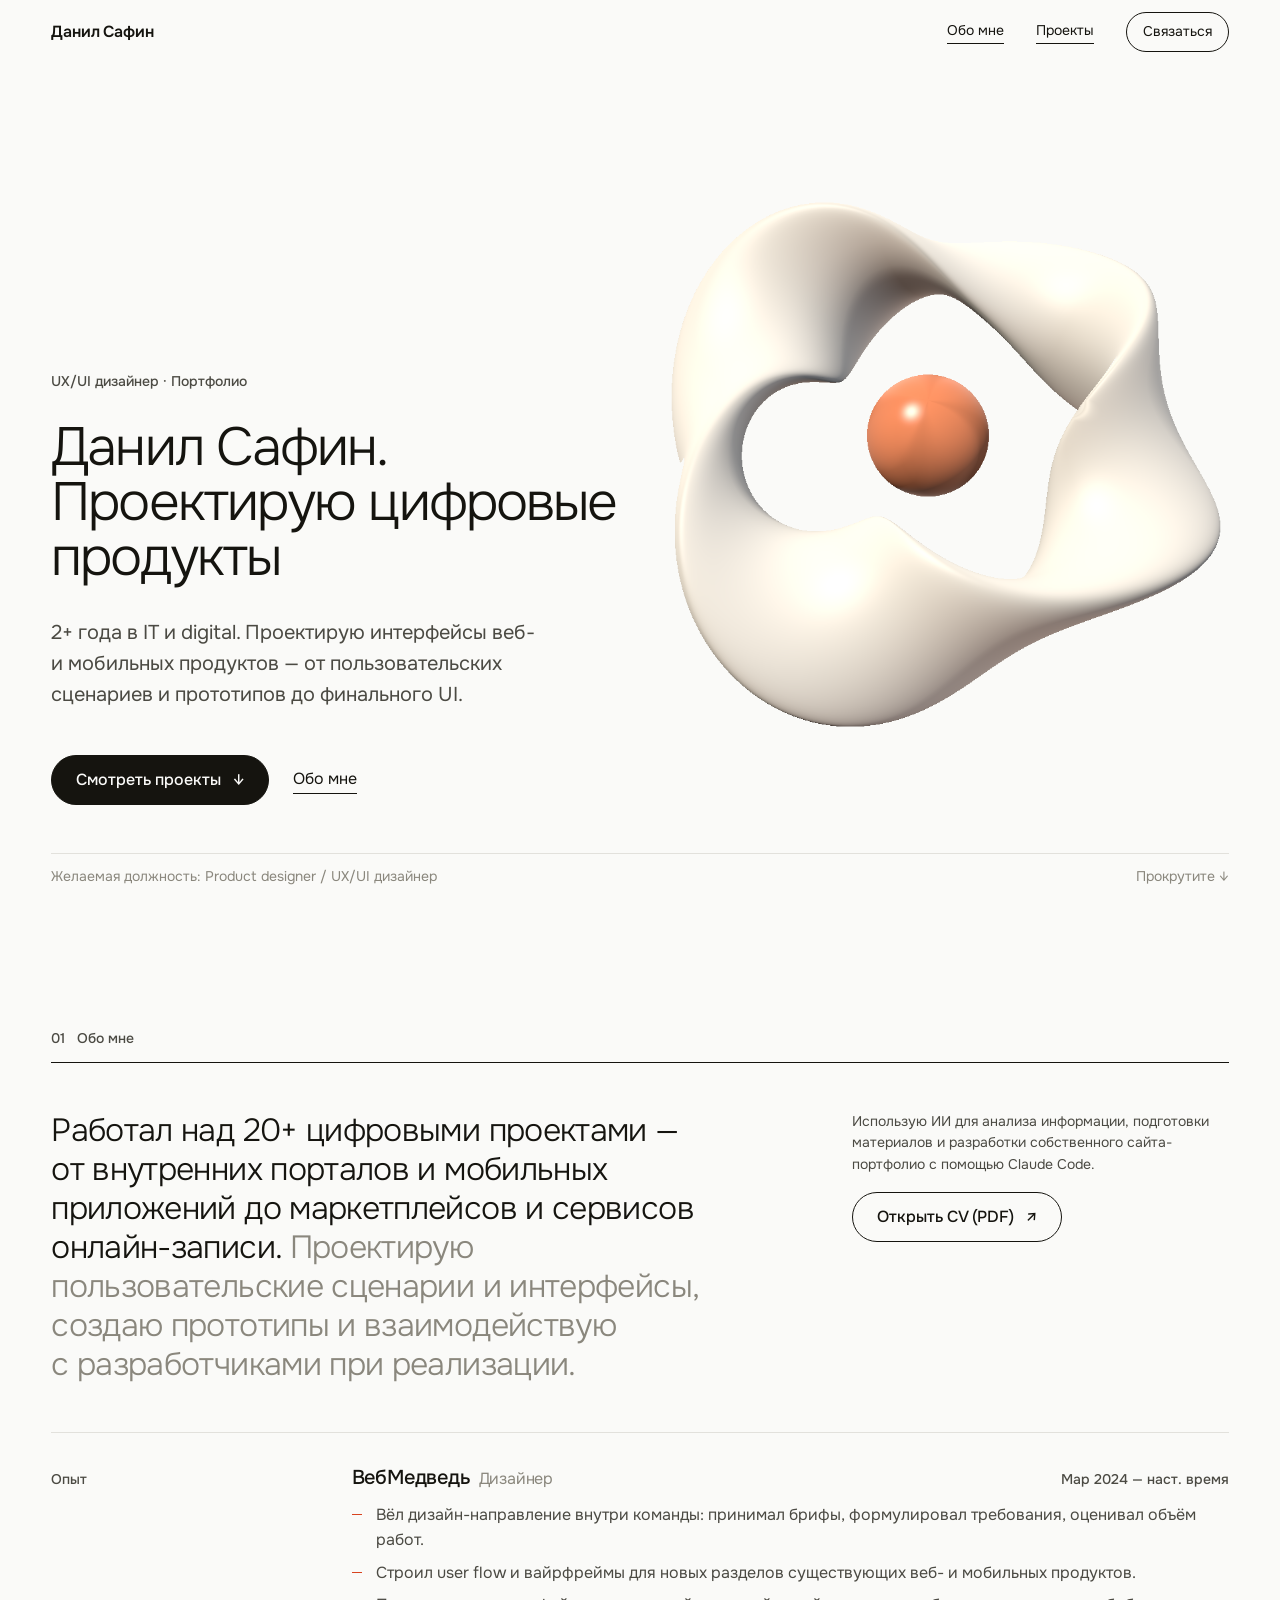
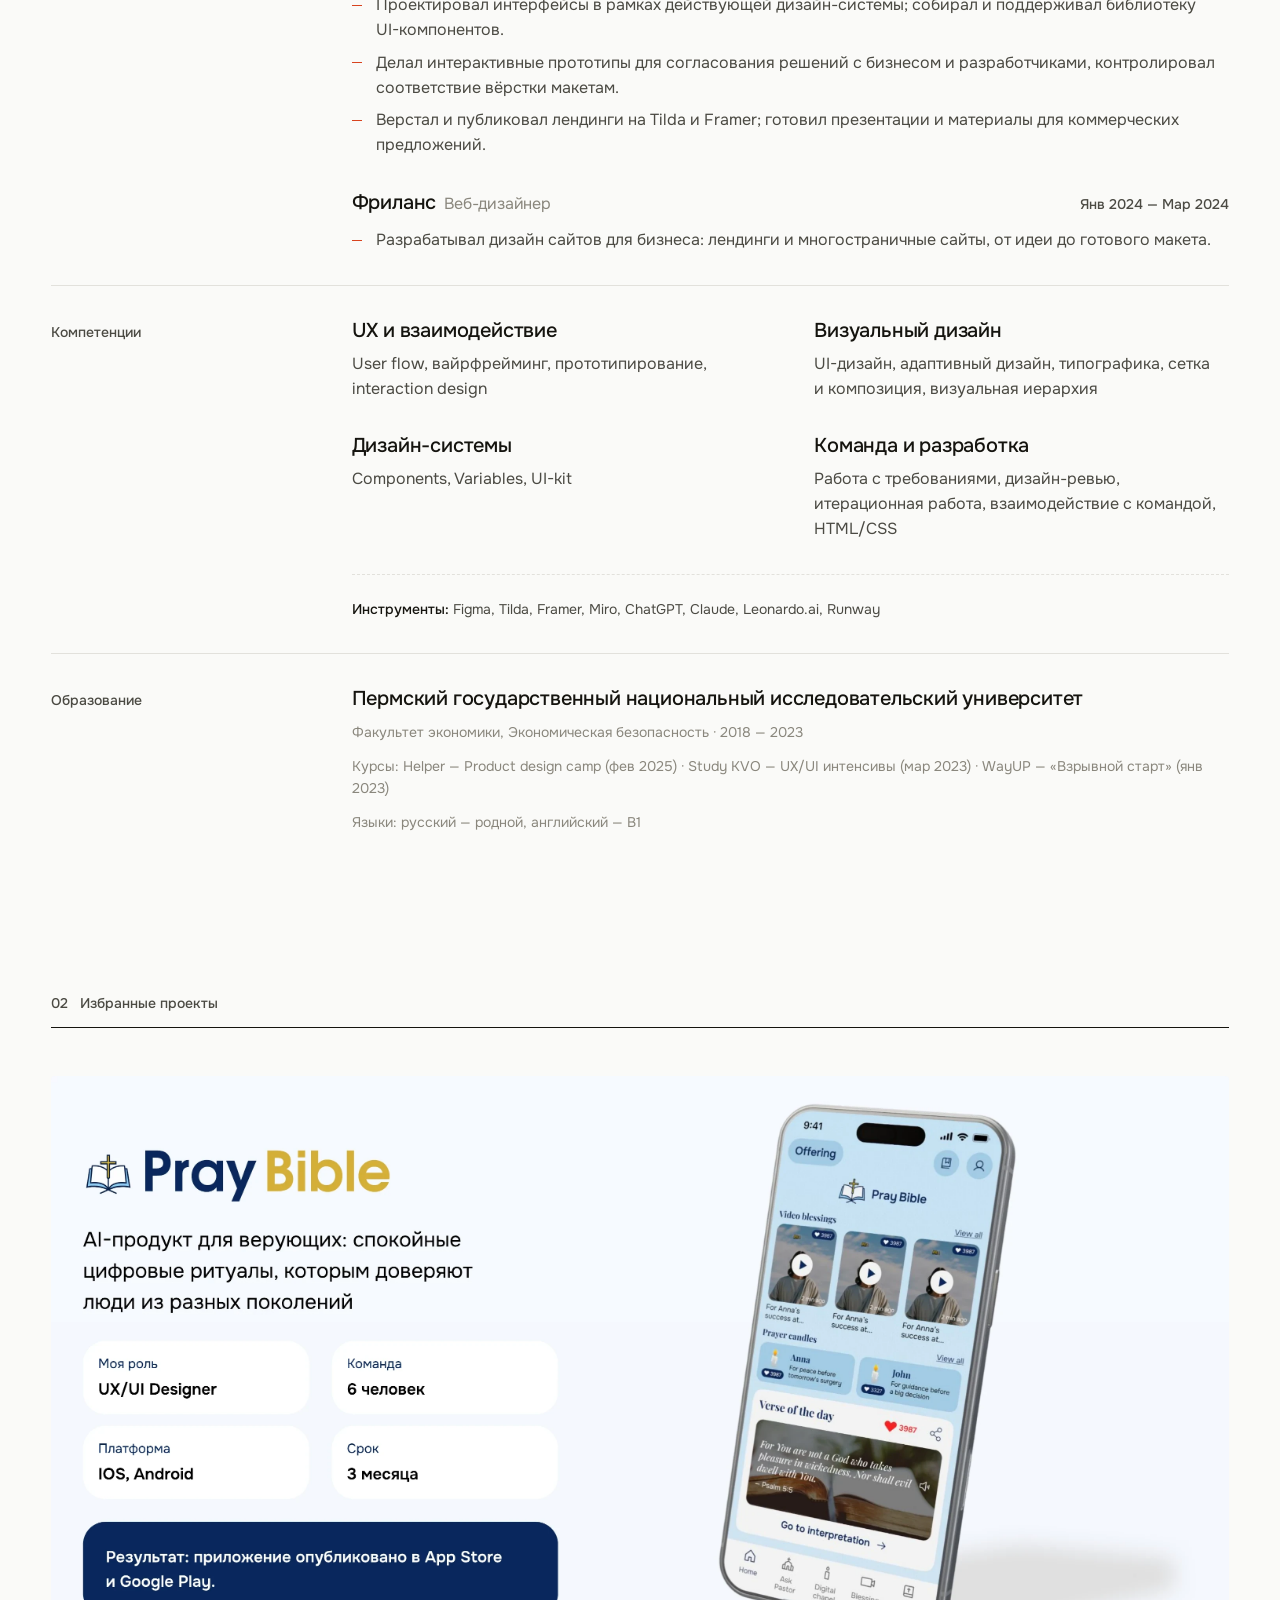
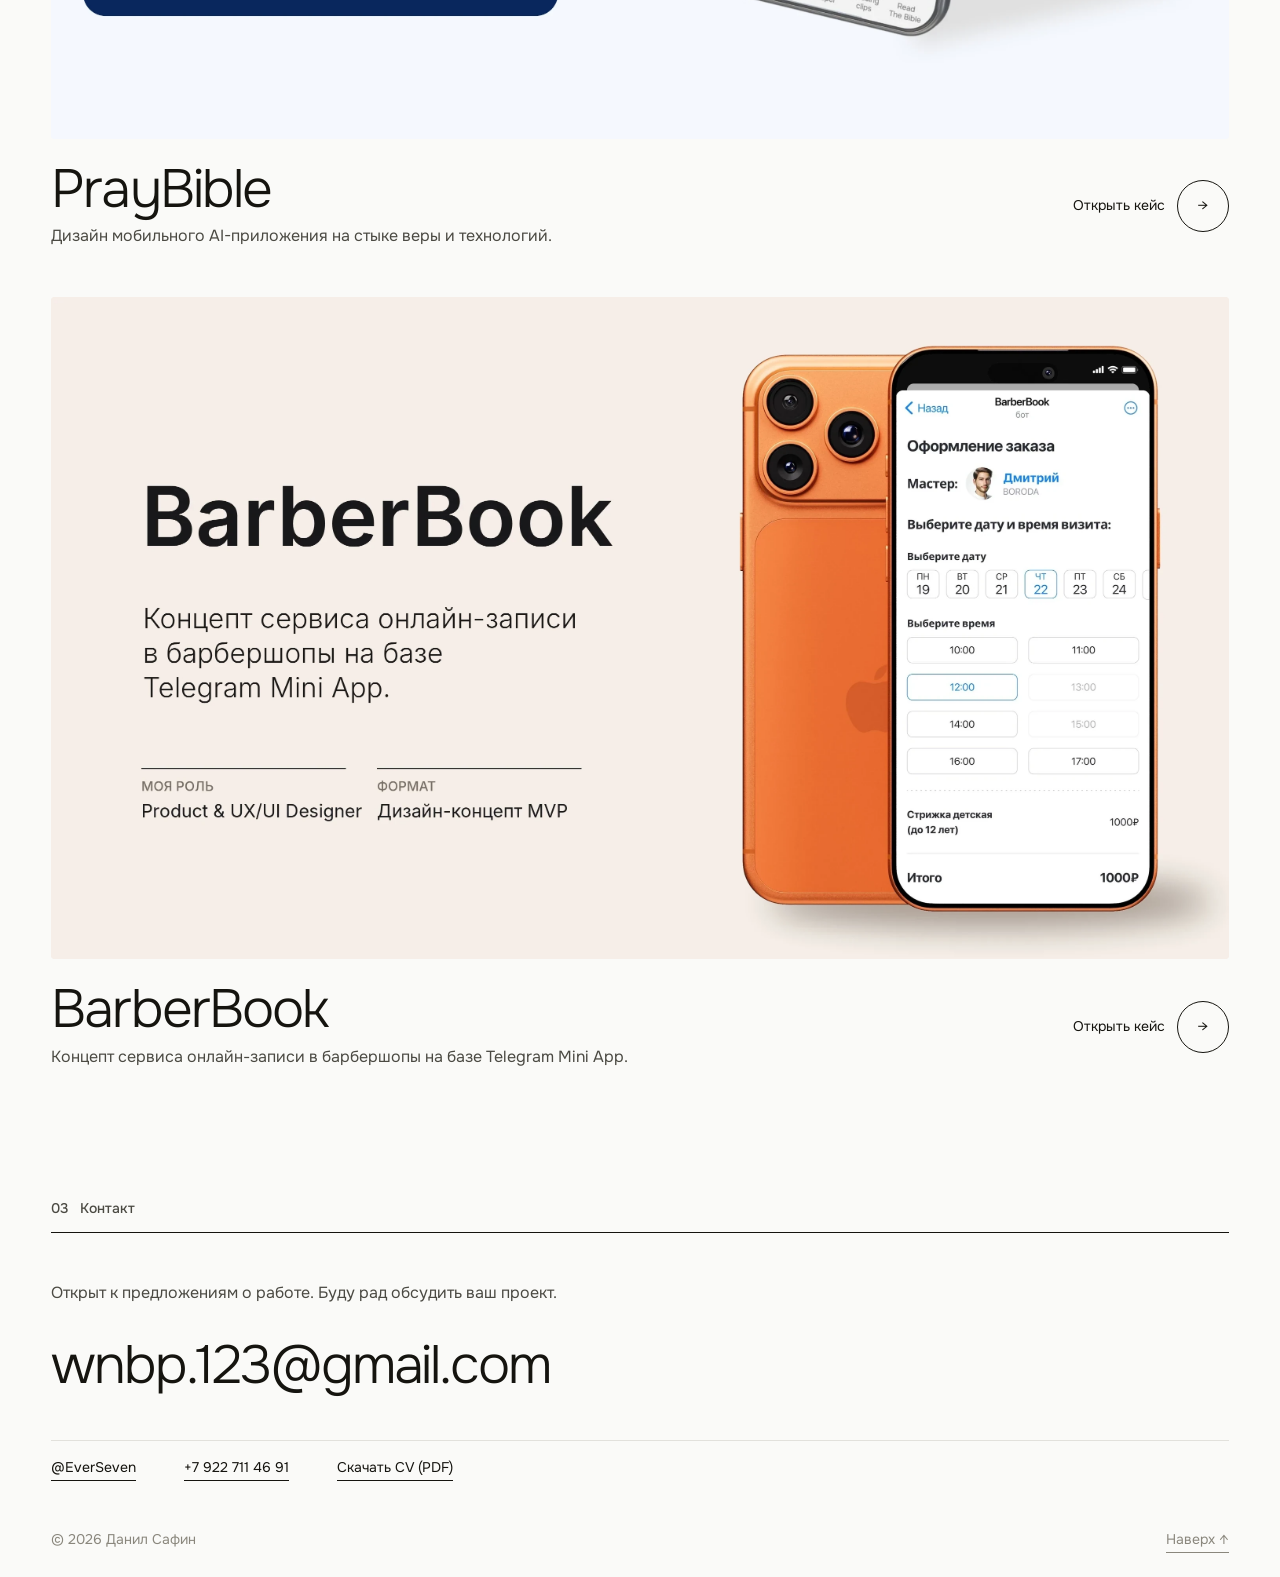
<file: index.html>
<!doctype html>
<html lang="ru">
<head>
  <meta charset="utf-8">
  <meta name="viewport" content="width=device-width, initial-scale=1">
  <title>Данил Сафин — UX/UI дизайнер</title>
  <meta name="description" content="Портфолио Данила Сафина, UX/UI-дизайнера: цифровые продукты, интерфейсы мобильных и веб-приложений, дизайн-системы.">
  <meta property="og:title" content="Данил Сафин — UX/UI дизайнер">
  <meta property="og:description" content="Проектирую цифровые продукты.">
  <meta property="og:type" content="website">
  <meta property="og:image" content="https://frvsv.github.io/portfolio/assets/projects/praybible/cover.webp">
  <meta property="og:url" content="https://frvsv.github.io/portfolio/">
  <meta name="twitter:card" content="summary_large_image">
  <meta name="theme-color" content="#fafaf8">
  <link rel="preconnect" href="https://fonts.googleapis.com">
  <link rel="preconnect" href="https://fonts.gstatic.com" crossorigin>
  <link href="https://fonts.googleapis.com/css2?family=Onest:wght@300;400;500;600&display=swap&subset=cyrillic" rel="stylesheet">
  <link rel="stylesheet" href="css/style.css">
</head>
<body id="top">
  <a class="skip" href="#projects">Перейти к проектам</a>
  <header class="nav" id="nav"></header>

  <main>
    <!-- HERO -->
    <section class="hero" aria-labelledby="h1">
      <div class="hero__stage" aria-hidden="true">
        <div class="hero__fallback"></div>
        <canvas id="hero-canvas"></canvas>
      </div>
      <div class="wrap hero__body">
        <p class="label hero__eyebrow">UX/UI дизайнер · Портфолио</p>
        <h1 id="h1">Данил Сафин.<br>Проектирую цифровые продукты</h1>
        <p class="hero__sub">2+ года в IT и digital. Проектирую интерфейсы веб- и мобильных продуктов — от пользовательских сценариев и прототипов до финального UI.</p>
        <div class="hero__row">
          <a class="btn btn--solid" href="#projects">Смотреть проекты <span class="arr" aria-hidden="true">↓</span></a>
          <a class="link" href="#about">Обо мне</a>
        </div>
      </div>
      <div class="wrap">
        <div class="hero__meta">
          <span>Желаемая должность: Product designer / UX/UI дизайнер</span>
          <span>Прокрутите ↓</span>
        </div>
      </div>
    </section>

    <!-- ОБО МНЕ -->
    <section class="section" id="about" aria-labelledby="about-h">
      <div class="wrap">
        <div class="section__head"><span class="label">01</span><h2 class="label" id="about-h">Обо мне</h2></div>
        <div class="about">
          <p class="about__lead reveal">
            Работал над 20+ цифровыми проектами — от внутренних порталов и мобильных приложений до маркетплейсов и сервисов онлайн-записи.
            <span>Проектирую пользовательские сценарии и интерфейсы, создаю прототипы и взаимодействую с разработчиками при реализации.</span>
          </p>
          <div class="about__side reveal">
            <p>Использую ИИ для анализа информации, подготовки материалов и разработки собственного сайта-портфолио с помощью Claude Code.</p>
            <div><a class="btn" data-cv href="assets/pdf/cv-danil-safin.pdf" target="_blank" rel="noopener">Открыть CV (PDF) <span class="arr" aria-hidden="true">↗</span></a></div>
          </div>

          <div class="about__rows">
            <div class="row reveal">
              <span class="label">Опыт</span>
              <div class="row__body">
                <div class="job">
                  <div class="job__top">
                    <div class="job__name">ВебМедведь<small>Дизайнер</small></div>
                    <span class="label">Мар 2024 — наст. время</span>
                  </div>
                  <ul>
                    <li>Вёл дизайн-направление внутри команды: принимал брифы, формулировал требования, оценивал объём работ.</li>
                    <li>Строил user flow и вайрфреймы для новых разделов существующих веб- и мобильных продуктов.</li>
                    <li>Проектировал интерфейсы в рамках действующей дизайн-системы; собирал и поддерживал библиотеку UI-компонентов.</li>
                    <li>Делал интерактивные прототипы для согласования решений с бизнесом и разработчиками, контролировал соответствие вёрстки макетам.</li>
                    <li>Верстал и публиковал лендинги на Tilda и Framer; готовил презентации и материалы для коммерческих предложений.</li>
                  </ul>
                </div>
                <div class="job">
                  <div class="job__top">
                    <div class="job__name">Фриланс<small>Веб-дизайнер</small></div>
                    <span class="label">Янв 2024 — Мар 2024</span>
                  </div>
                  <ul>
                    <li>Разрабатывал дизайн сайтов для бизнеса: лендинги и многостраничные сайты, от идеи до готового макета.</li>
                  </ul>
                </div>
              </div>
            </div>

            <div class="row reveal">
              <span class="label">Компетенции</span>
              <div class="row__body">
                <div class="skills">
                  <div><h3>UX и взаимодействие</h3><p>User flow, вайрфрейминг, прототипирование, interaction design</p></div>
                  <div><h3>Визуальный дизайн</h3><p>UI-дизайн, адаптивный дизайн, типографика, сетка и композиция, визуальная иерархия</p></div>
                  <div><h3>Дизайн-системы</h3><p>Components, Variables, UI-kit</p></div>
                  <div><h3>Команда и разработка</h3><p>Работа с требованиями, дизайн-ревью, итерационная работа, взаимодействие с командой, HTML/CSS</p></div>
                </div>
                <p class="tools"><b>Инструменты:</b> Figma, Tilda, Framer, Miro, ChatGPT, Claude, Leonardo.ai, Runway</p>
              </div>
            </div>

            <div class="row reveal">
              <span class="label">Образование</span>
              <div class="row__body edu">
                <p><span class="edu__t">Пермский государственный национальный исследовательский университет</span><span class="muted">Факультет экономики, Экономическая безопасность · 2018 — 2023</span></p>
                <p class="muted">Курсы: Helper — Product design camp (фев 2025) · Study KVO — UX/UI интенсивы (мар 2023) · WayUP — «Взрывной старт» (янв 2023)</p>
                <p class="muted">Языки: русский — родной, английский — B1</p>
              </div>
            </div>
          </div>
        </div>
      </div>
    </section>

    <!-- ПРОЕКТЫ -->
    <section class="section" id="projects" aria-labelledby="projects-h">
      <div class="wrap">
        <div class="section__head"><span class="label">02</span><h2 class="label" id="projects-h">Избранные проекты</h2></div>
        <div class="projects" id="project-list">
          <noscript><p>Для отображения проектов включите JavaScript или откройте: <a href="projects/praybible/">PrayBible</a>, <a href="projects/barberbook/">BarberBook</a>.</p></noscript>
        </div>
      </div>
    </section>

    <!-- КОНТАКТ -->
    <section class="contact" id="contact" aria-labelledby="contact-h">
      <div class="wrap">
        <div class="section__head"><span class="label">03</span><h2 class="label" id="contact-h">Контакт</h2></div>
        <p class="contact__lead">Открыт к предложениям о работе. Буду рад обсудить ваш проект.</p>
        <a class="contact__big" data-email="text" href="mailto:wnbp.123@gmail.com">wnbp.123@gmail.com</a>
        <div class="contact__list">
          <a class="link" data-tg href="https://t.me/EverSeven">@EverSeven</a>
          <a class="link" data-tel href="tel:+79227114691">+7 922 711 46 91</a>
          <a class="link" data-cv href="assets/pdf/cv-danil-safin.pdf" target="_blank" rel="noopener">Скачать CV (PDF)</a>
        </div>
      </div>
    </section>
  </main>

  <footer id="footer"></footer>
  <script type="module" src="js/main.js"></script>
</body>
</html>
</file>
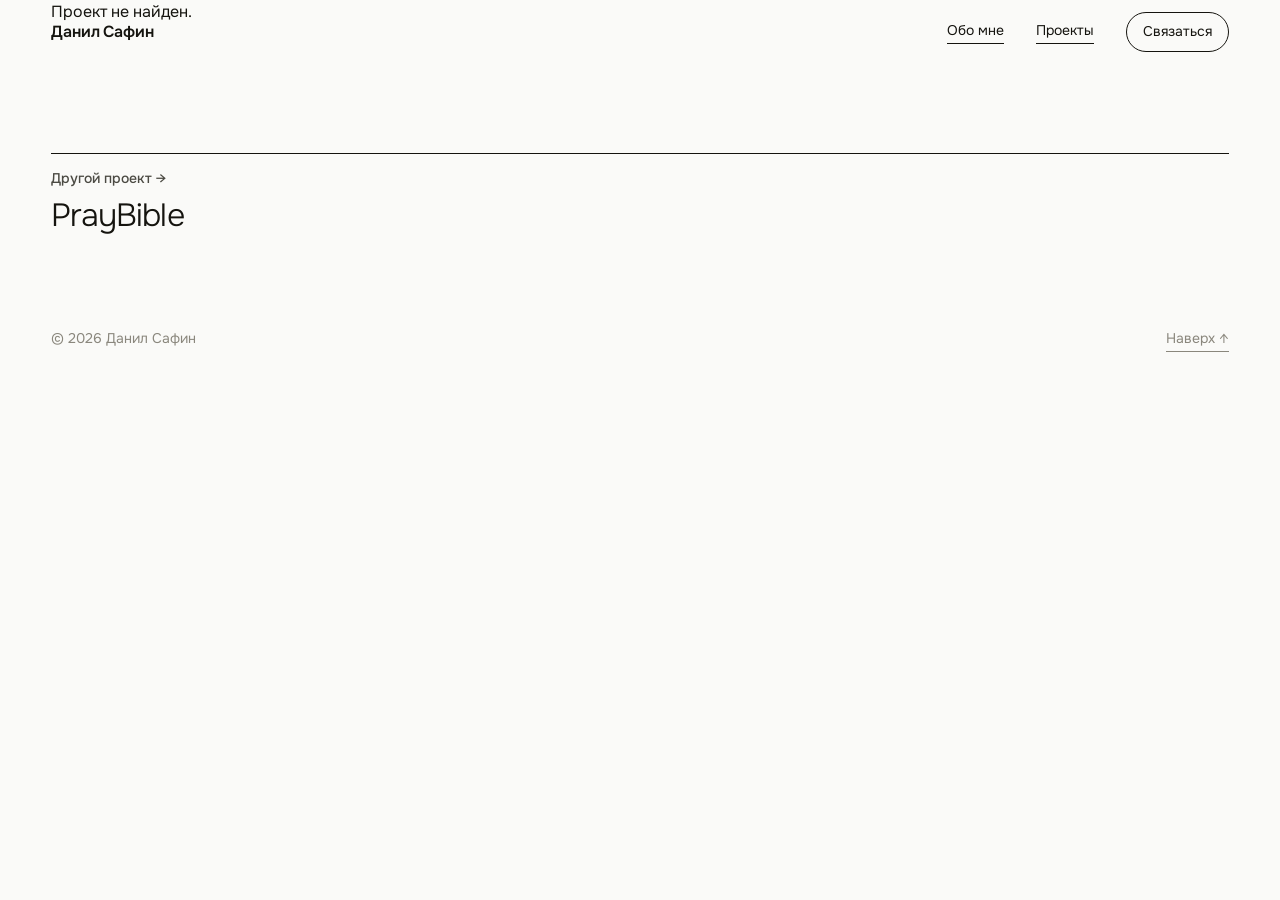
<file: projects/barberbook-new/index.html>
<!doctype html>
<html lang="ru">
<head>
  <meta charset="utf-8">
  <meta name="viewport" content="width=device-width, initial-scale=1">
  <title>BarberBook (новая версия) — кейс Данила Сафина</title>
  <meta name="description" content="Дизайн-концепт Telegram Mini App для онлайн-записи в барбершопы: архитектура, сценарий записи и интерфейс MVP.">
  <meta property="og:title" content="BarberBook (новая версия) — кейс Данила Сафина">
  <meta property="og:description" content="Дизайн-концепт Telegram Mini App для онлайн-записи в барбершопы: архитектура, сценарий записи и интерфейс MVP.">
  <meta property="og:type" content="article">
  <meta property="og:image" content="https://frvsv.github.io/portfolio/assets/projects/barberbook/cover.webp">
  <meta property="og:url" content="https://frvsv.github.io/portfolio/projects/barberbook-new/">
  <meta name="twitter:card" content="summary_large_image">
  <meta name="robots" content="noindex">
  <meta name="theme-color" content="#fafaf8">
  <link rel="preconnect" href="https://fonts.googleapis.com">
  <link rel="preconnect" href="https://fonts.gstatic.com" crossorigin>
  <link href="https://fonts.googleapis.com/css2?family=Onest:wght@300;400;500;600&display=swap&subset=cyrillic" rel="stylesheet">
  <link rel="stylesheet" href="../../css/style.css">
  <link rel="stylesheet" href="../../css/case.css">
</head>
<body data-slug="barberbook-new">
  <header class="nav" id="nav"></header>
  <main id="main"></main>
  <footer id="footer"></footer>
  <noscript><p style="padding:24px">Для отображения кейса включите JavaScript.</p></noscript>
  <script type="module" src="../../js/case.js"></script>
</body>
</html>
</file>
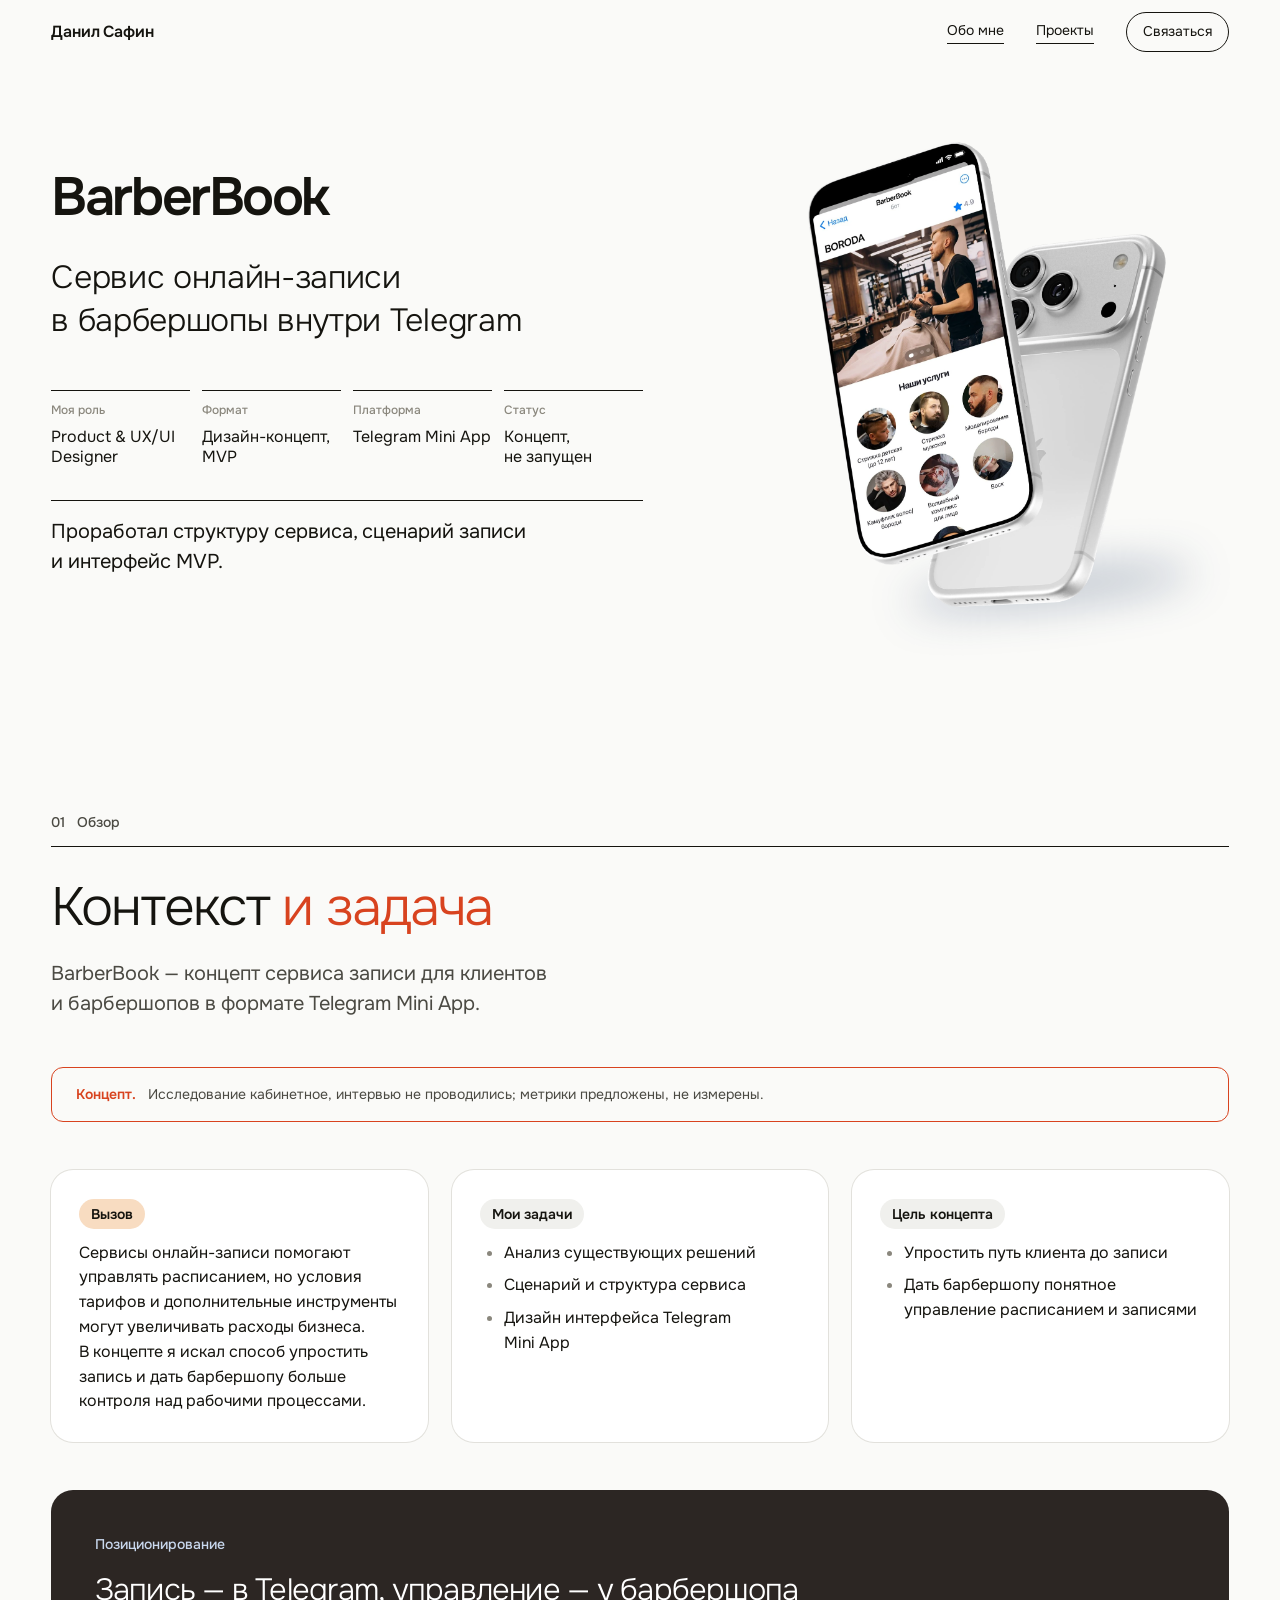
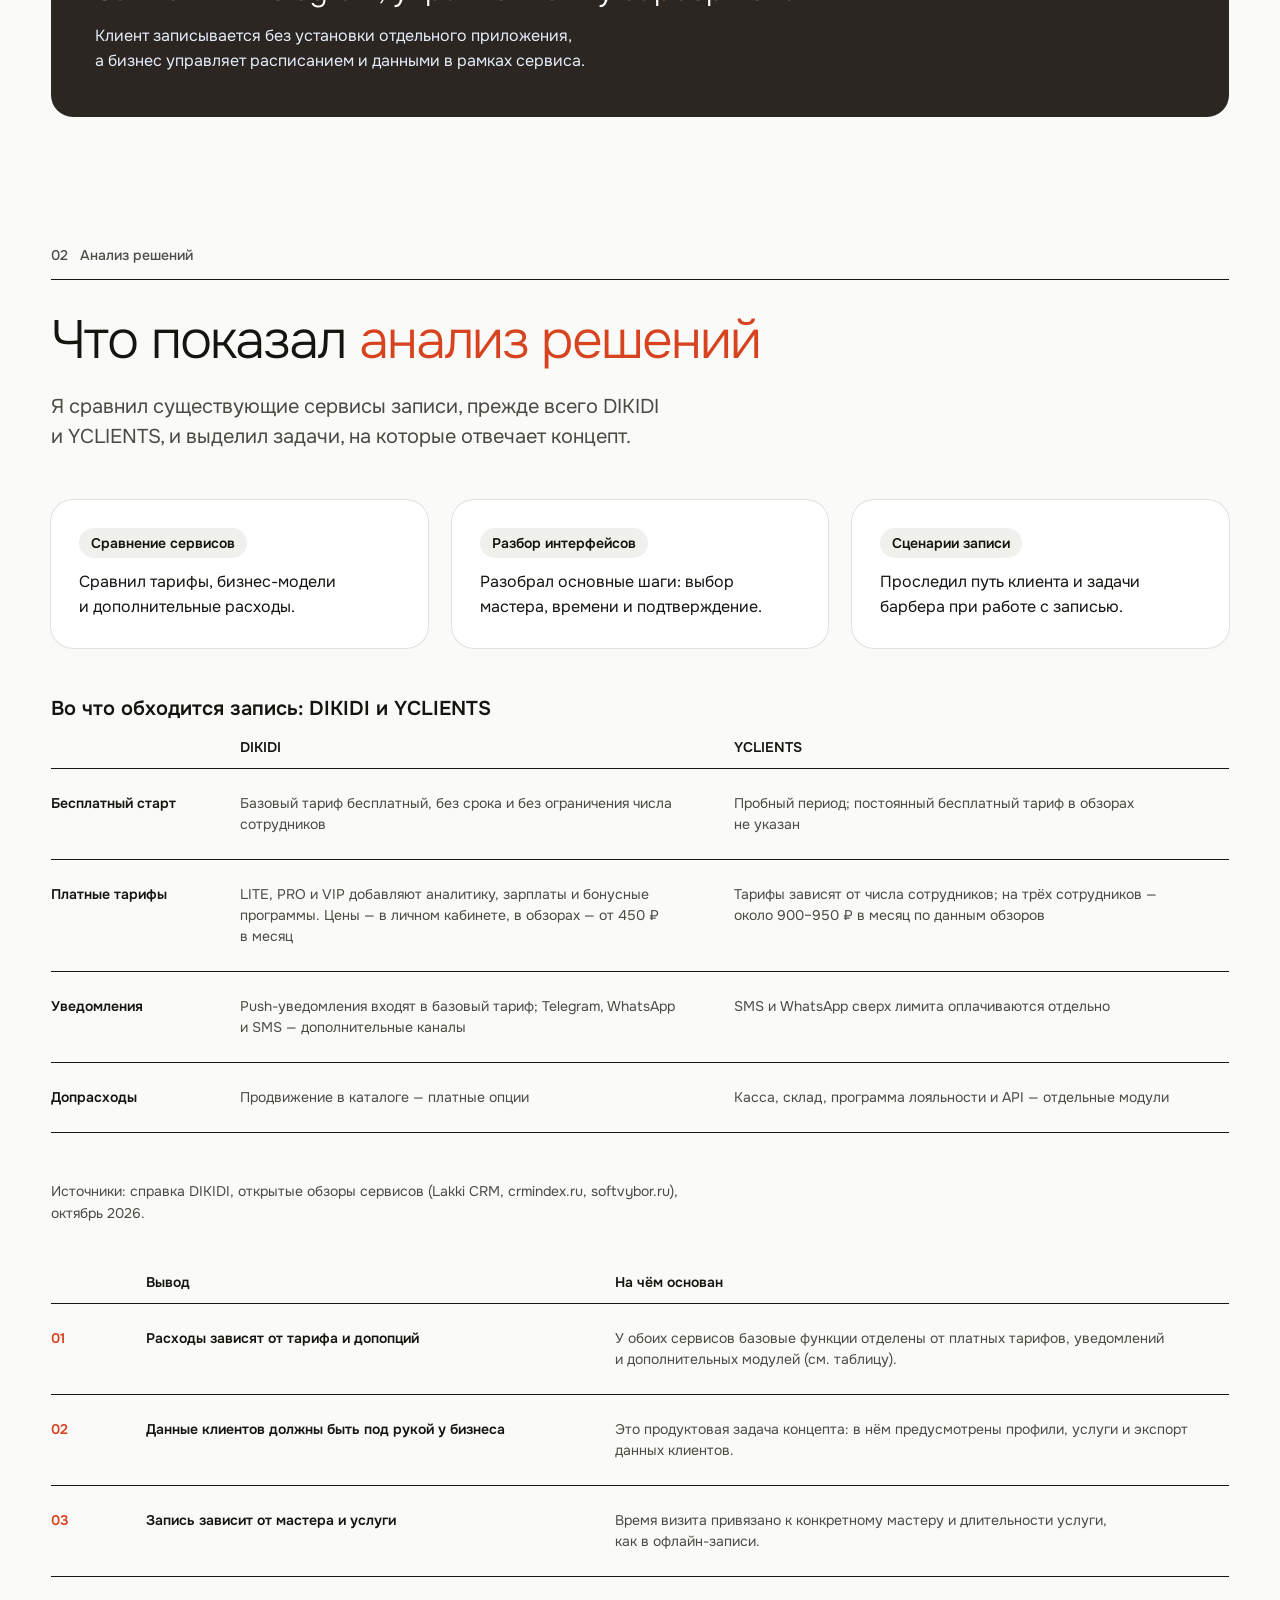
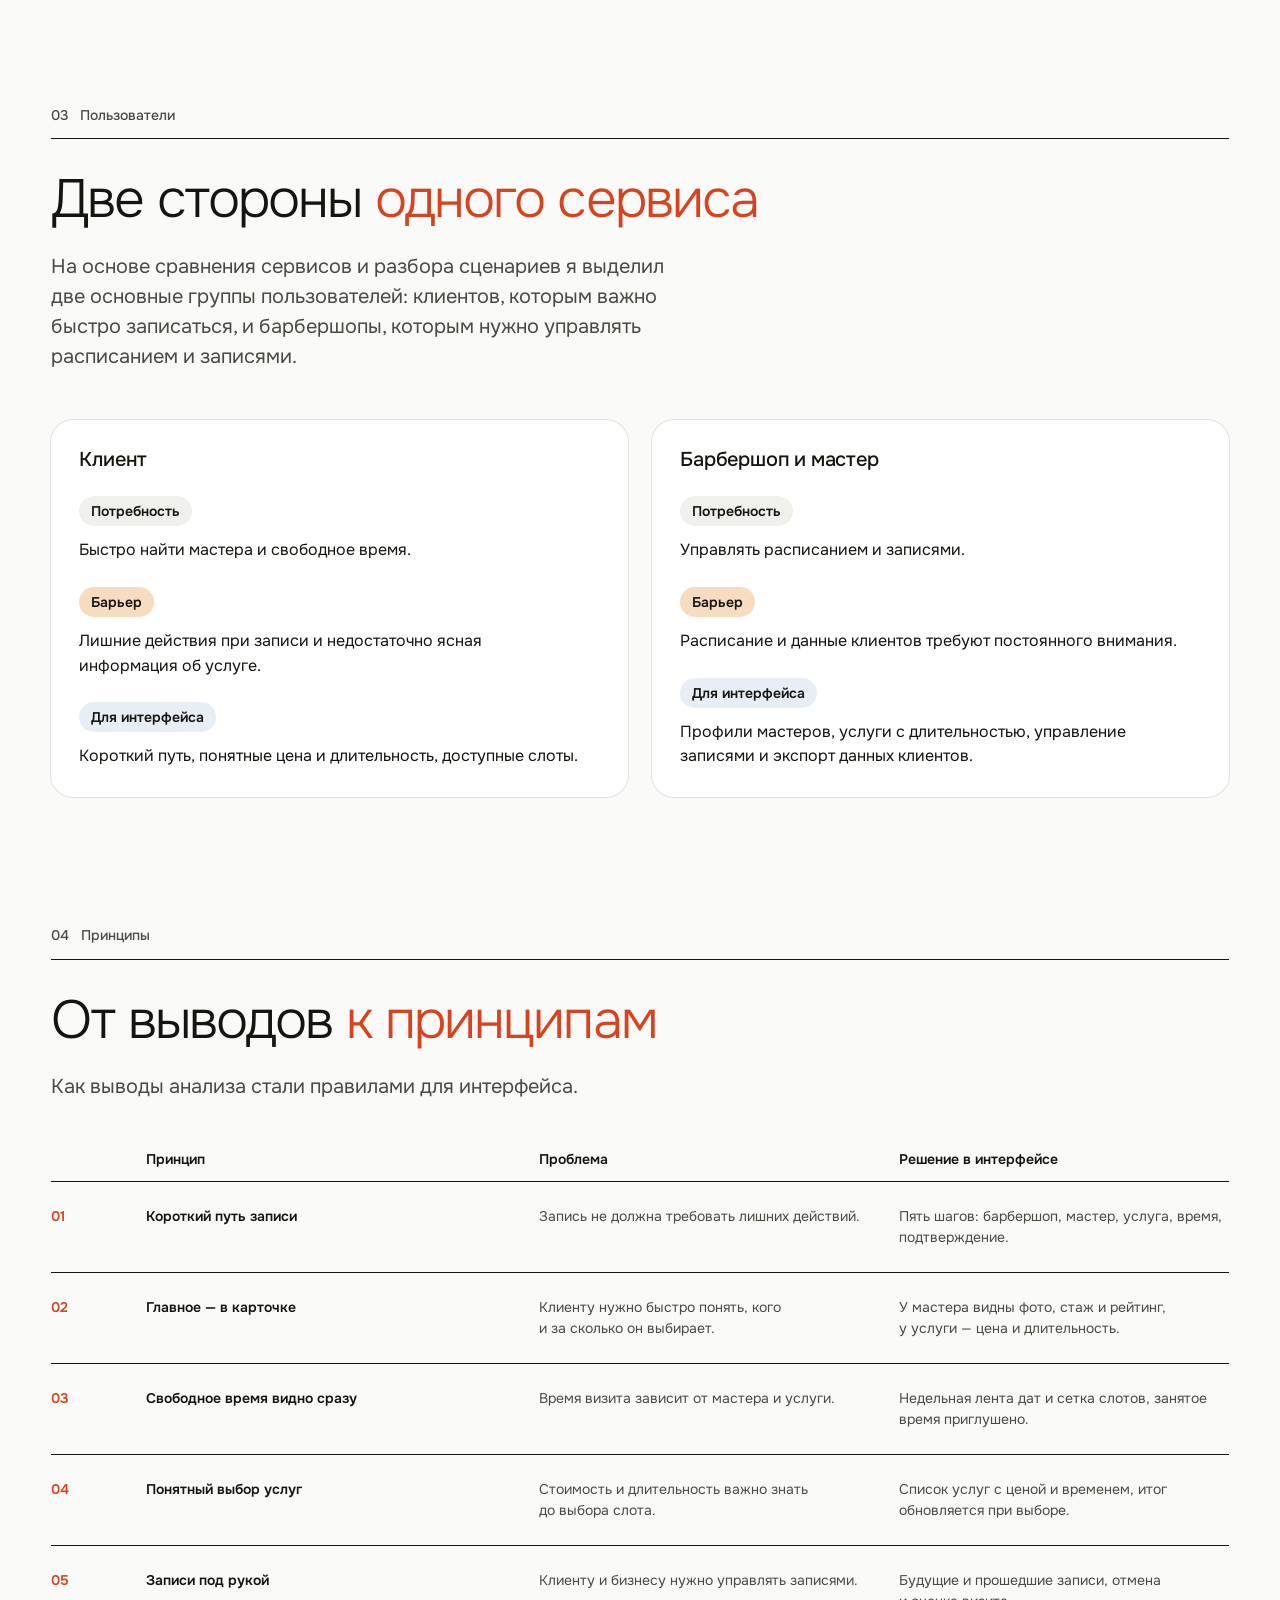
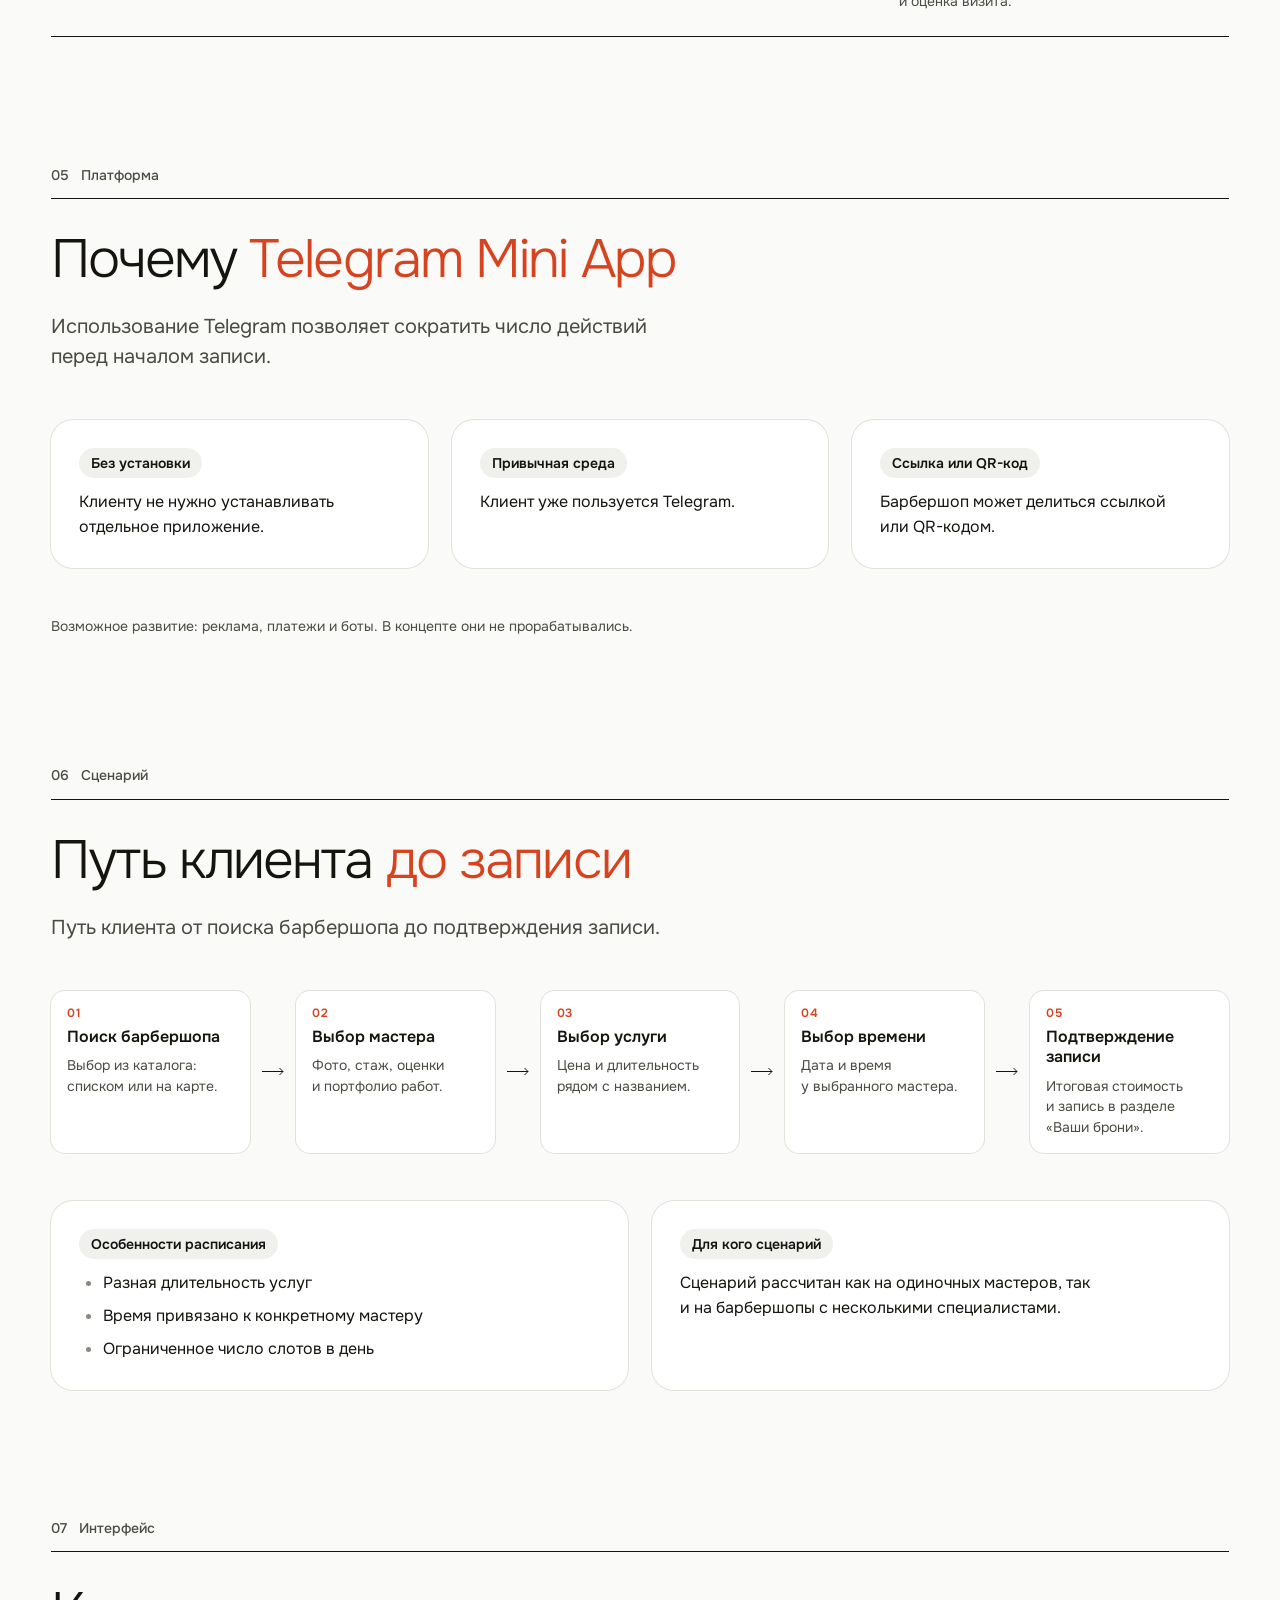
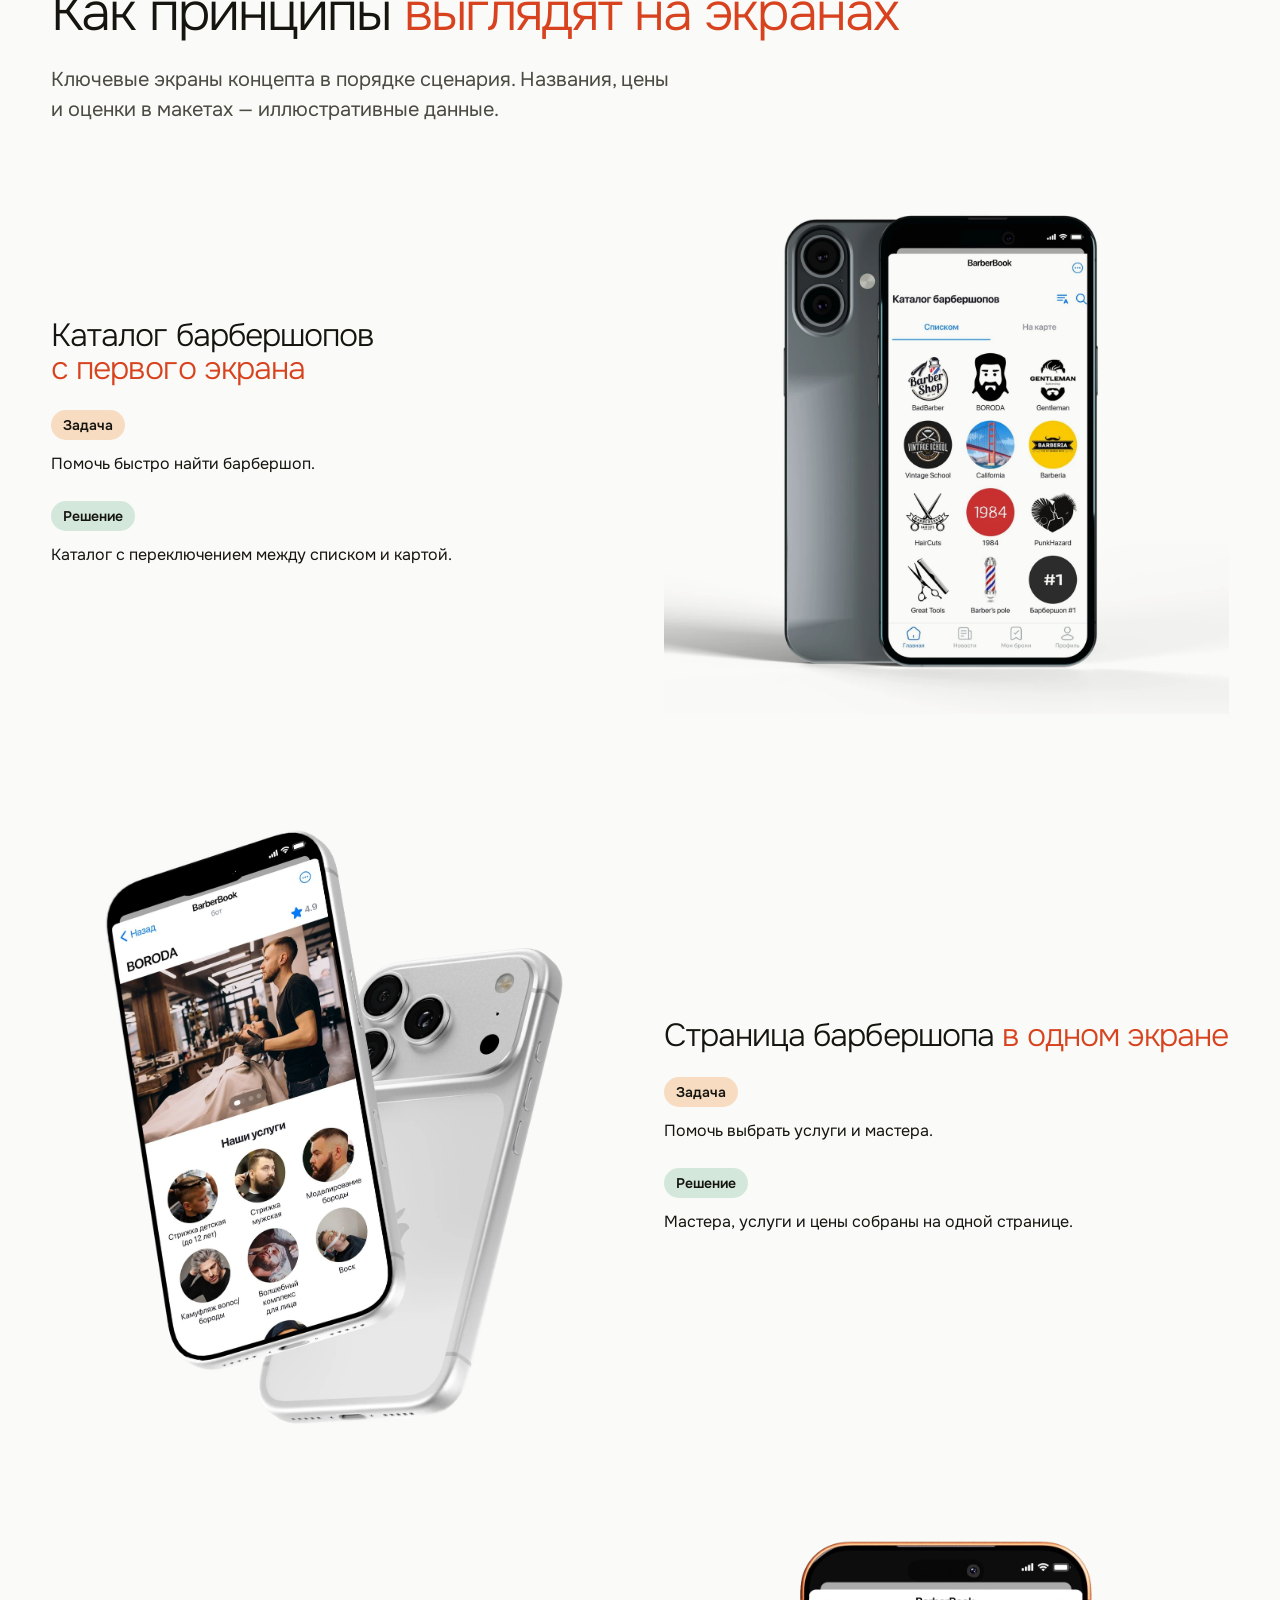
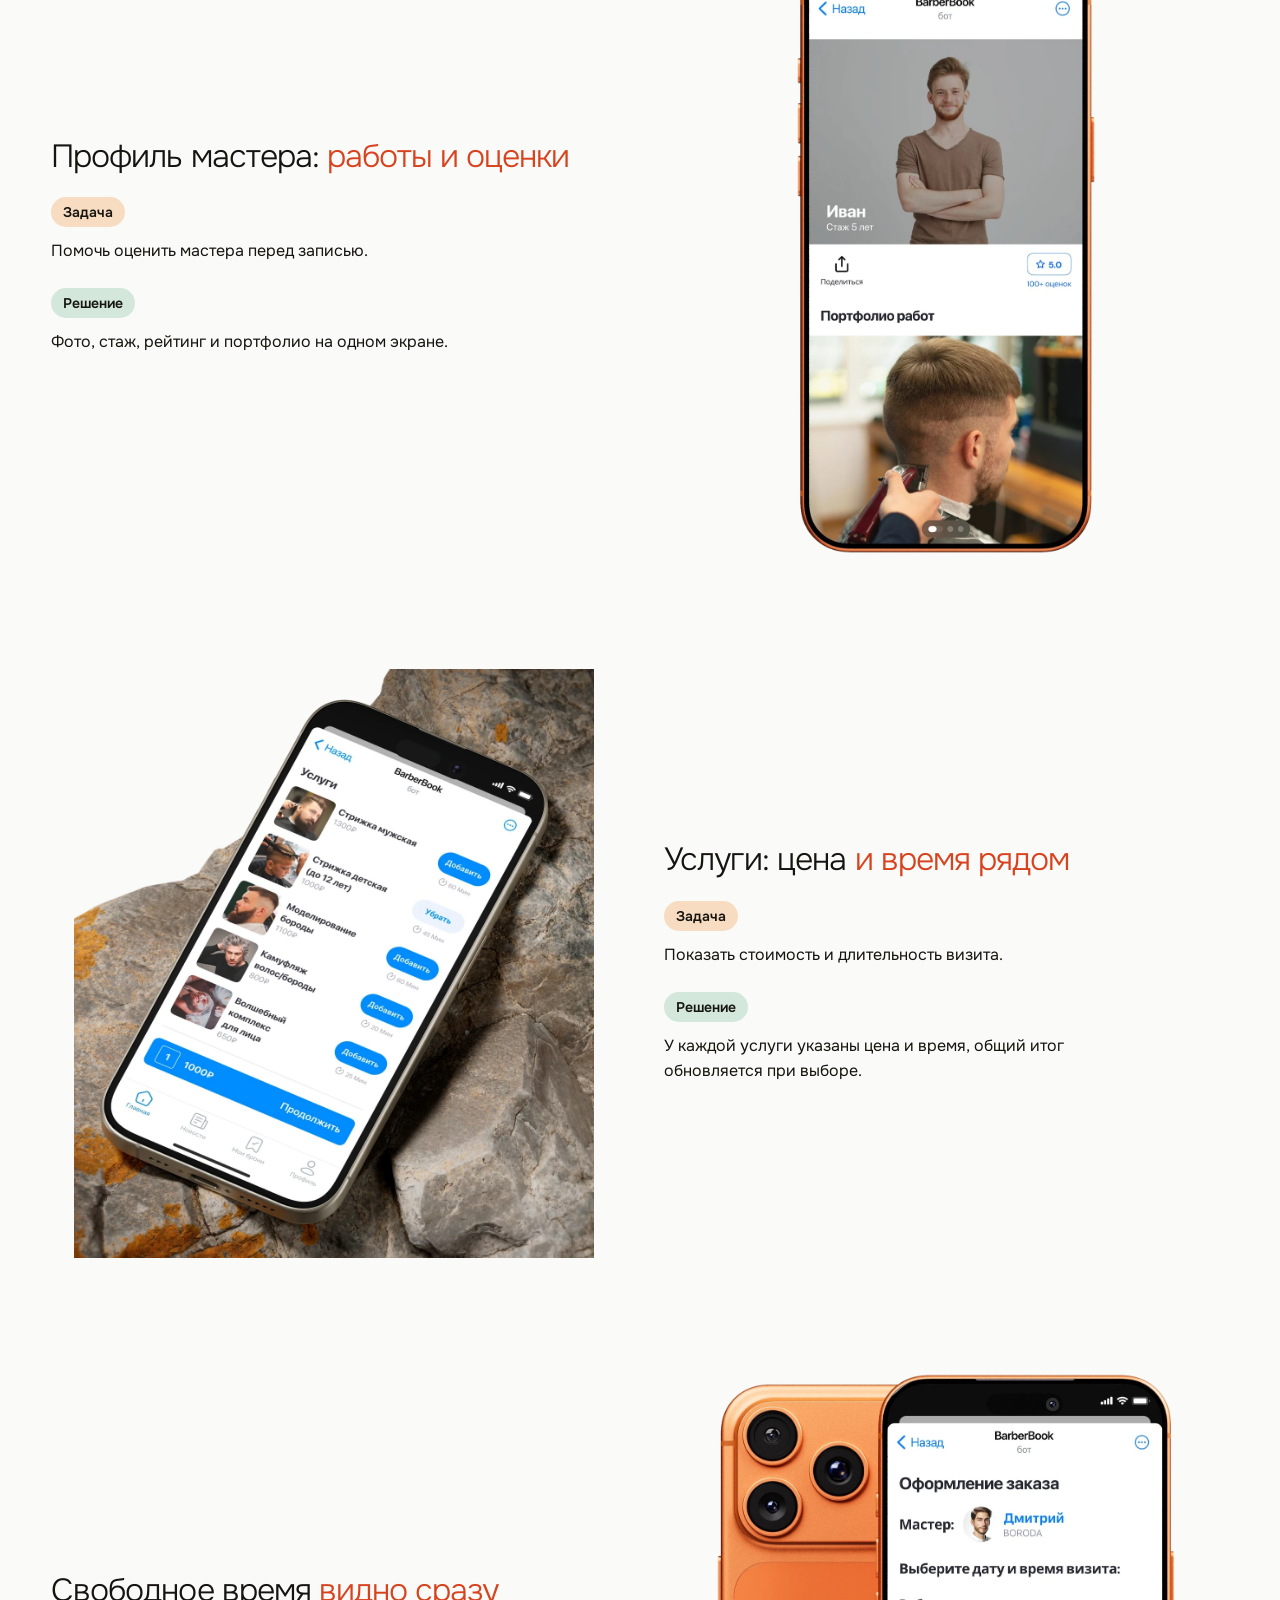
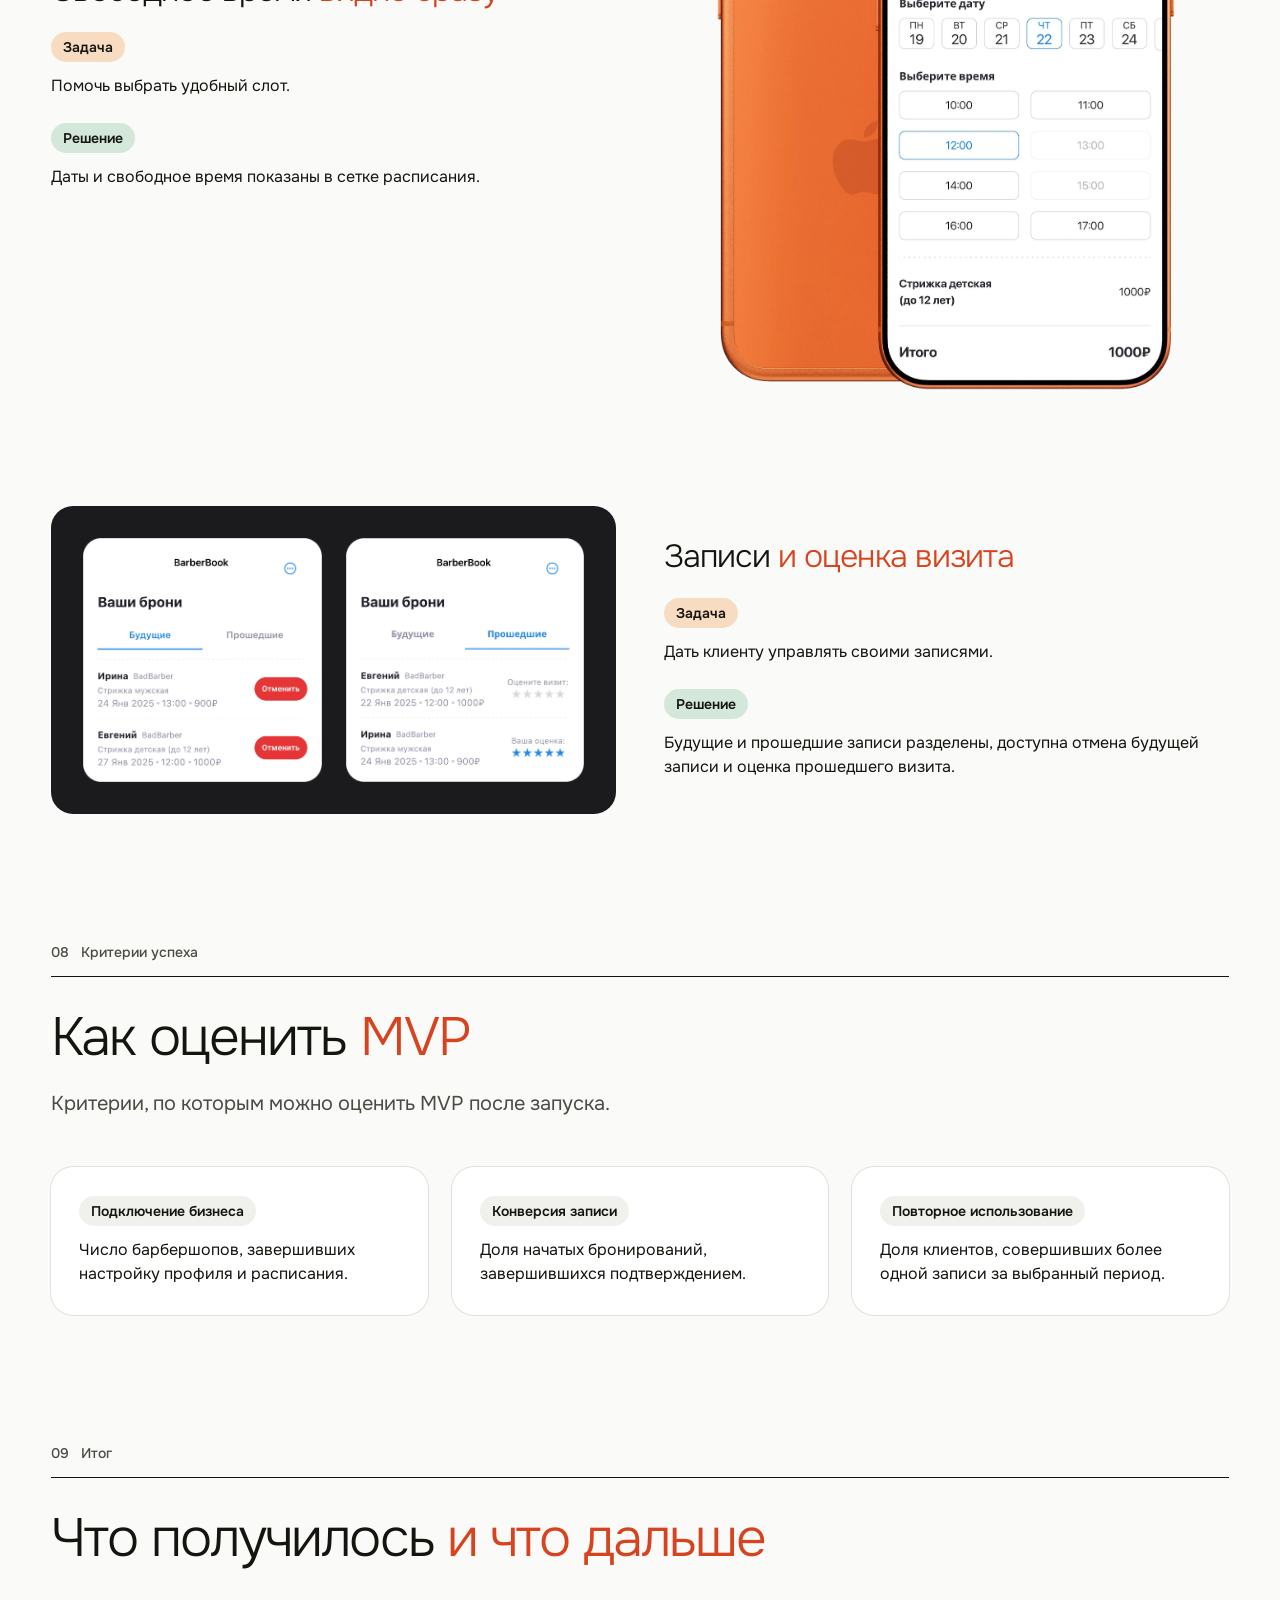
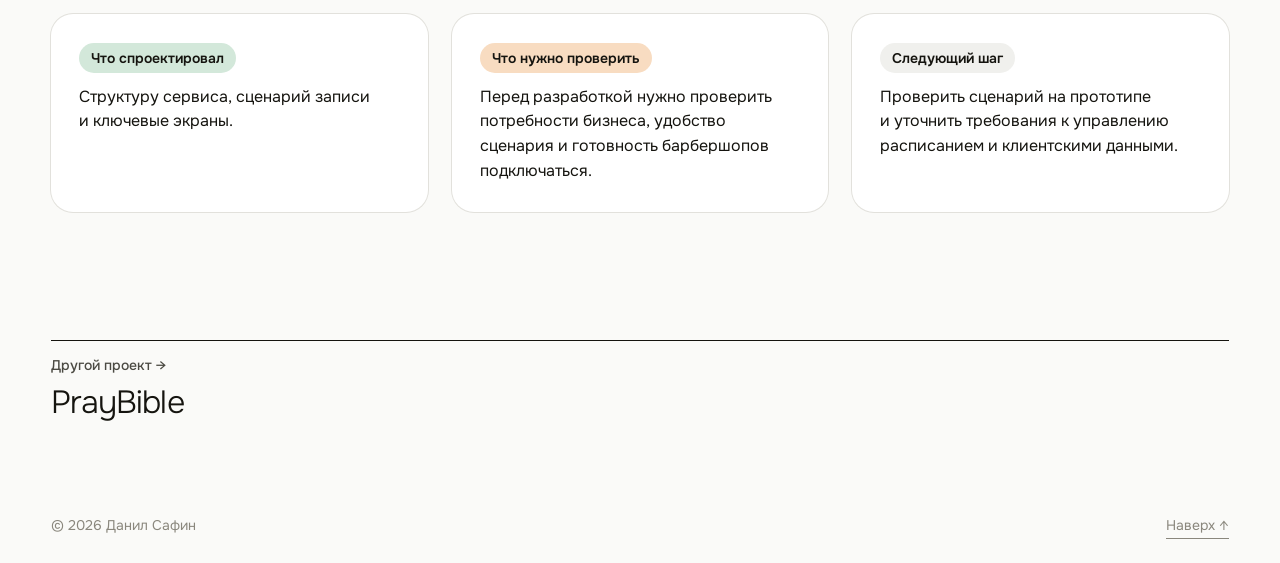
<file: projects/barberbook/index.html>
<!doctype html>
<html lang="ru">
<head>
  <meta charset="utf-8">
  <meta name="viewport" content="width=device-width, initial-scale=1">
  <title>BarberBook — кейс Данила Сафина</title>
  <meta name="description" content="Дизайн-концепт Telegram Mini App для онлайн-записи в барбершопы: архитектура, сценарий записи и интерфейс MVP.">
  <meta property="og:title" content="BarberBook — кейс Данила Сафина">
  <meta property="og:description" content="Дизайн-концепт Telegram Mini App для онлайн-записи в барбершопы: архитектура, сценарий записи и интерфейс MVP.">
  <meta property="og:type" content="article">
  <meta property="og:image" content="https://frvsv.github.io/portfolio/assets/projects/barberbook/cover.webp">
  <meta property="og:url" content="https://frvsv.github.io/portfolio/projects/barberbook/">
  <meta name="twitter:card" content="summary_large_image">
  <meta name="theme-color" content="#fafaf8">
  <link rel="preconnect" href="https://fonts.googleapis.com">
  <link rel="preconnect" href="https://fonts.gstatic.com" crossorigin>
  <link href="https://fonts.googleapis.com/css2?family=Onest:wght@300;400;500;600&display=swap&subset=cyrillic" rel="stylesheet">
  <link rel="stylesheet" href="../../css/style.css">
  <link rel="stylesheet" href="../../css/case.css">
</head>
<body data-slug="barberbook">
  <header class="nav" id="nav"></header>
  <main id="main"></main>
  <footer id="footer"></footer>
  <noscript><p style="padding:24px">Для отображения кейса включите JavaScript.</p></noscript>
  <script type="module" src="../../js/case.js"></script>
</body>
</html>
</file>
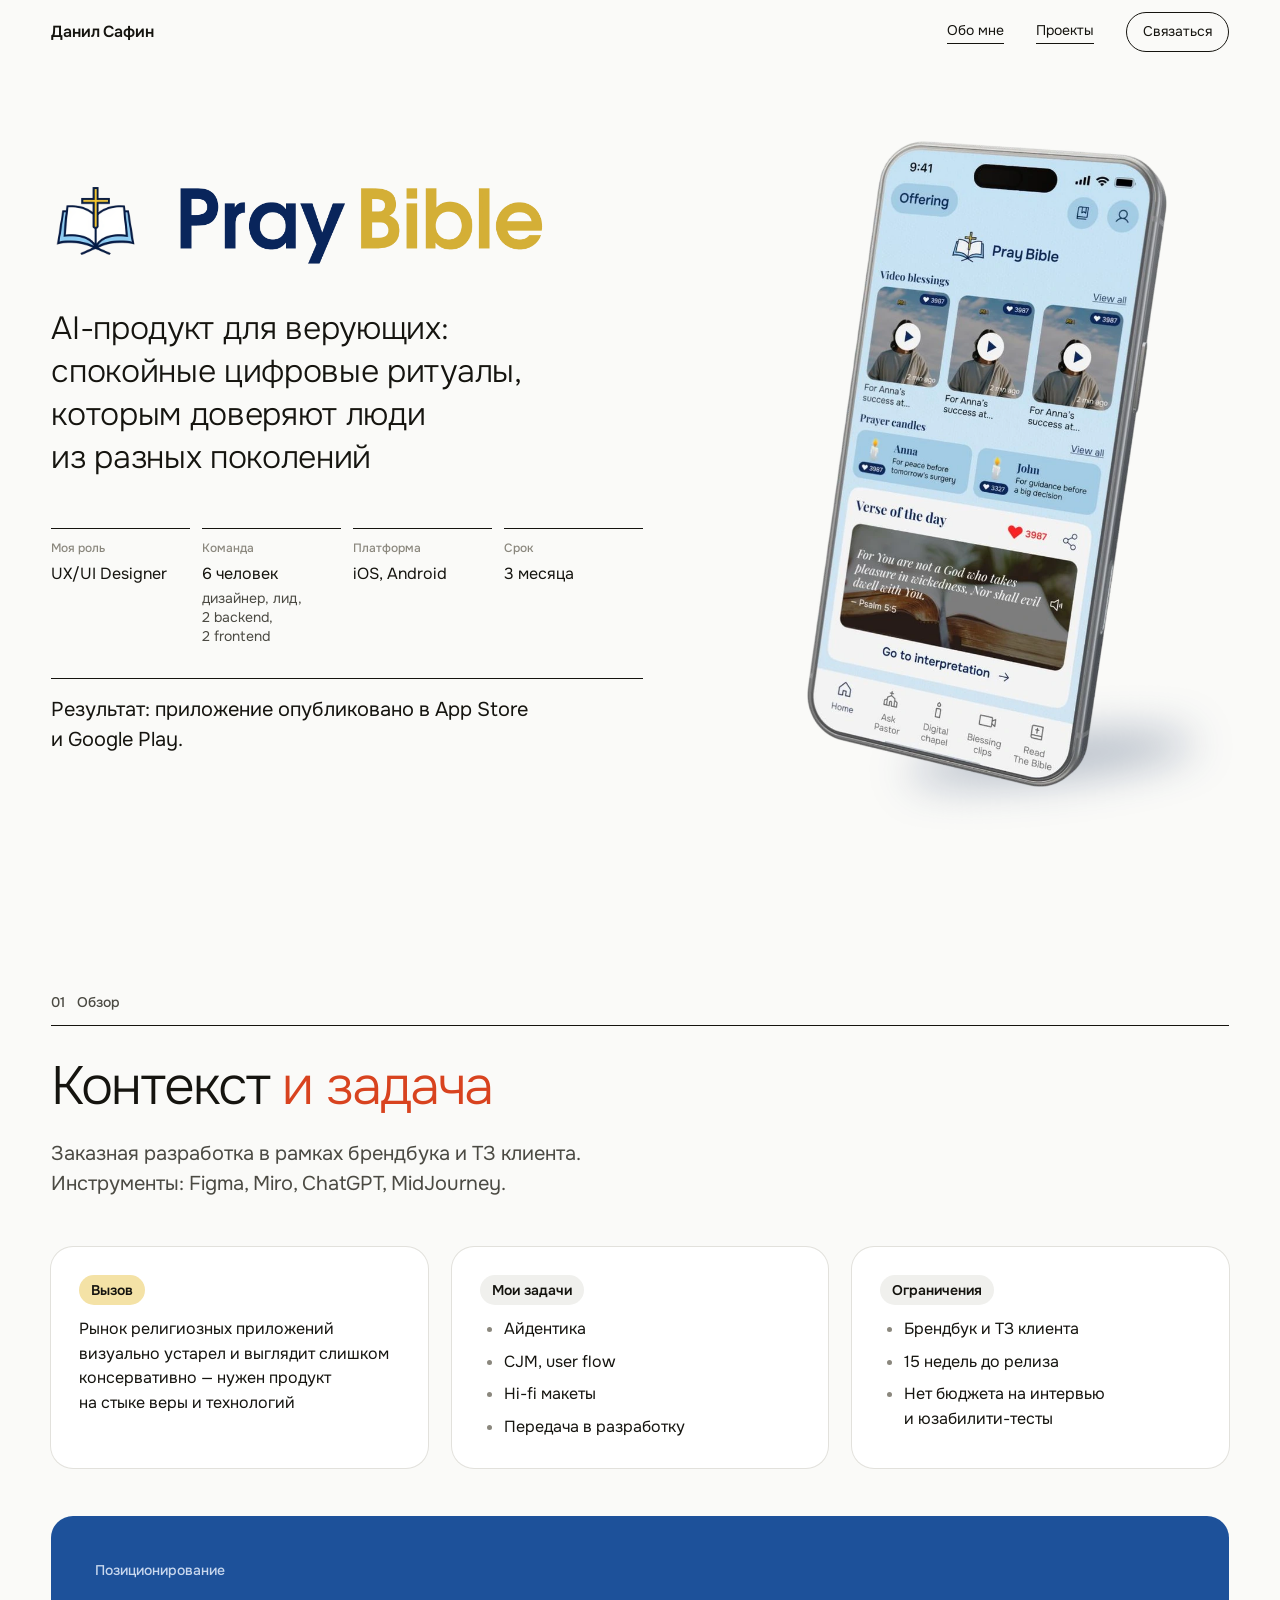
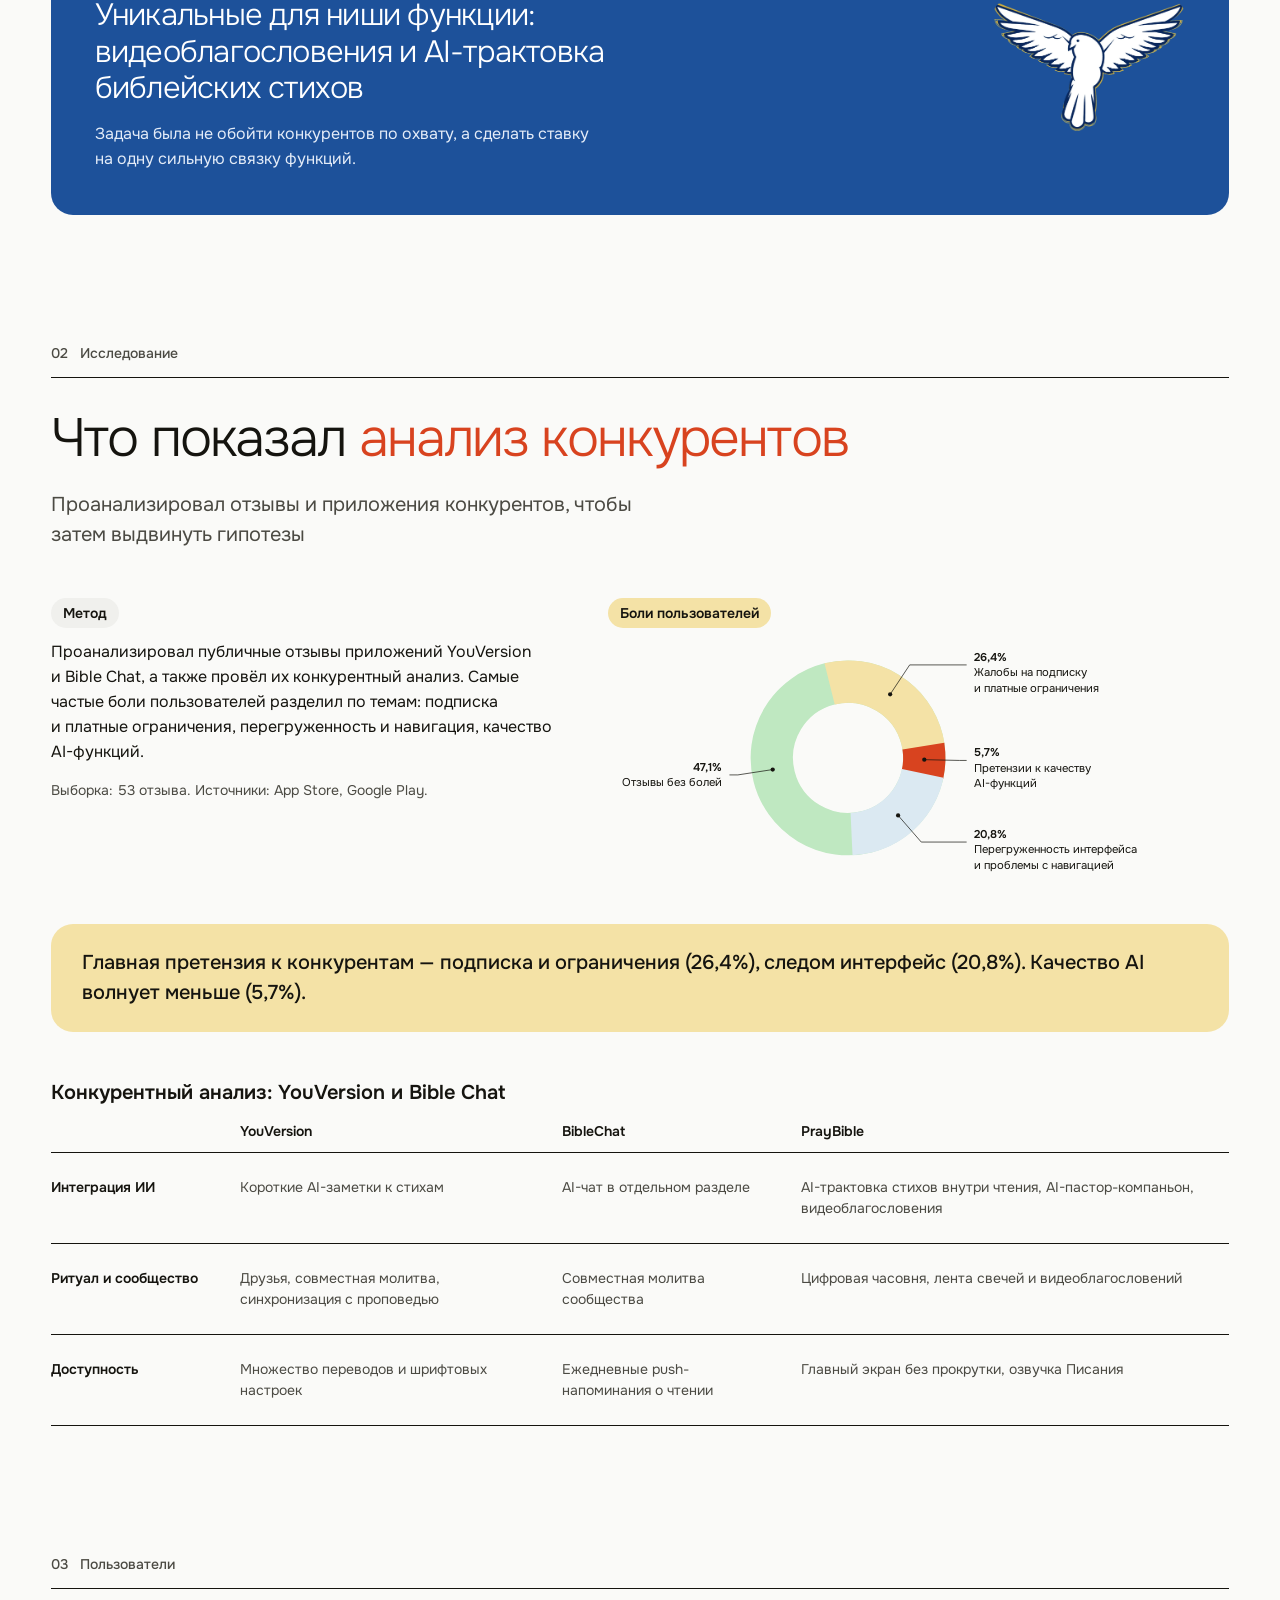
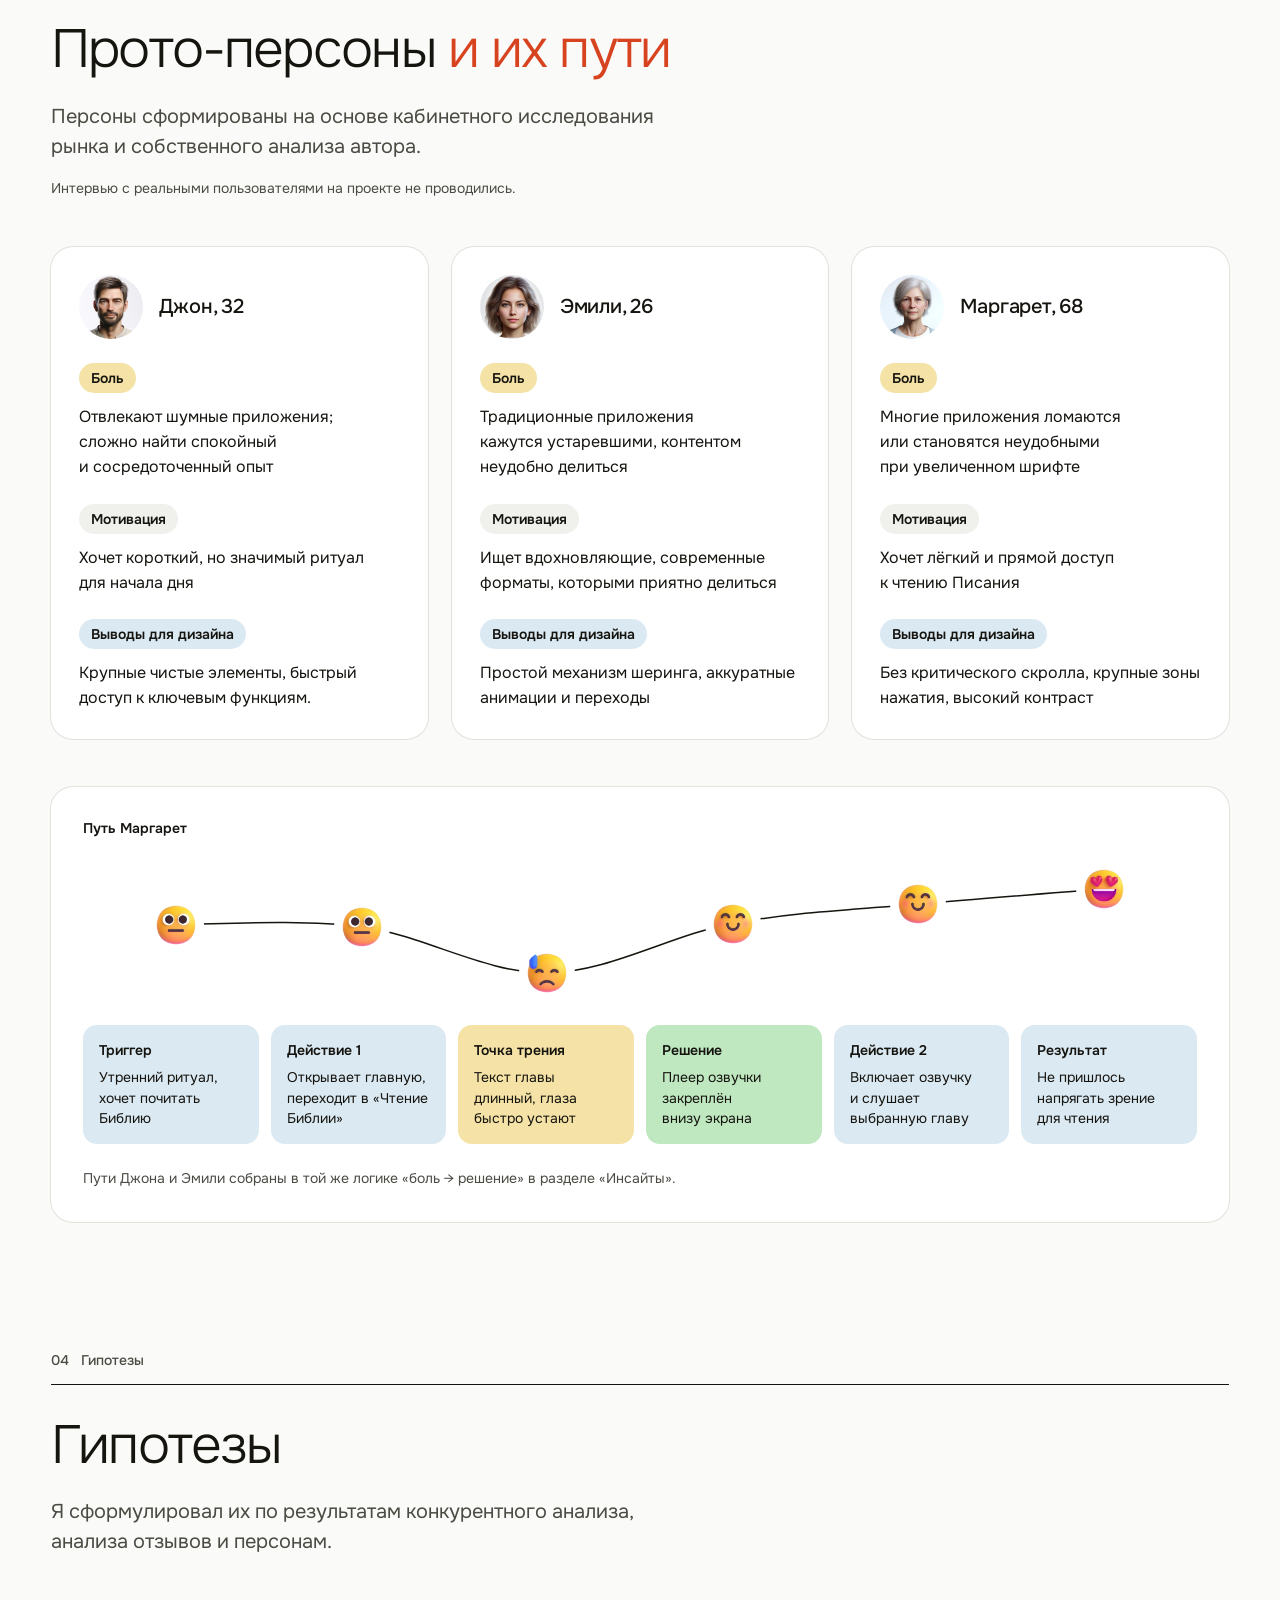
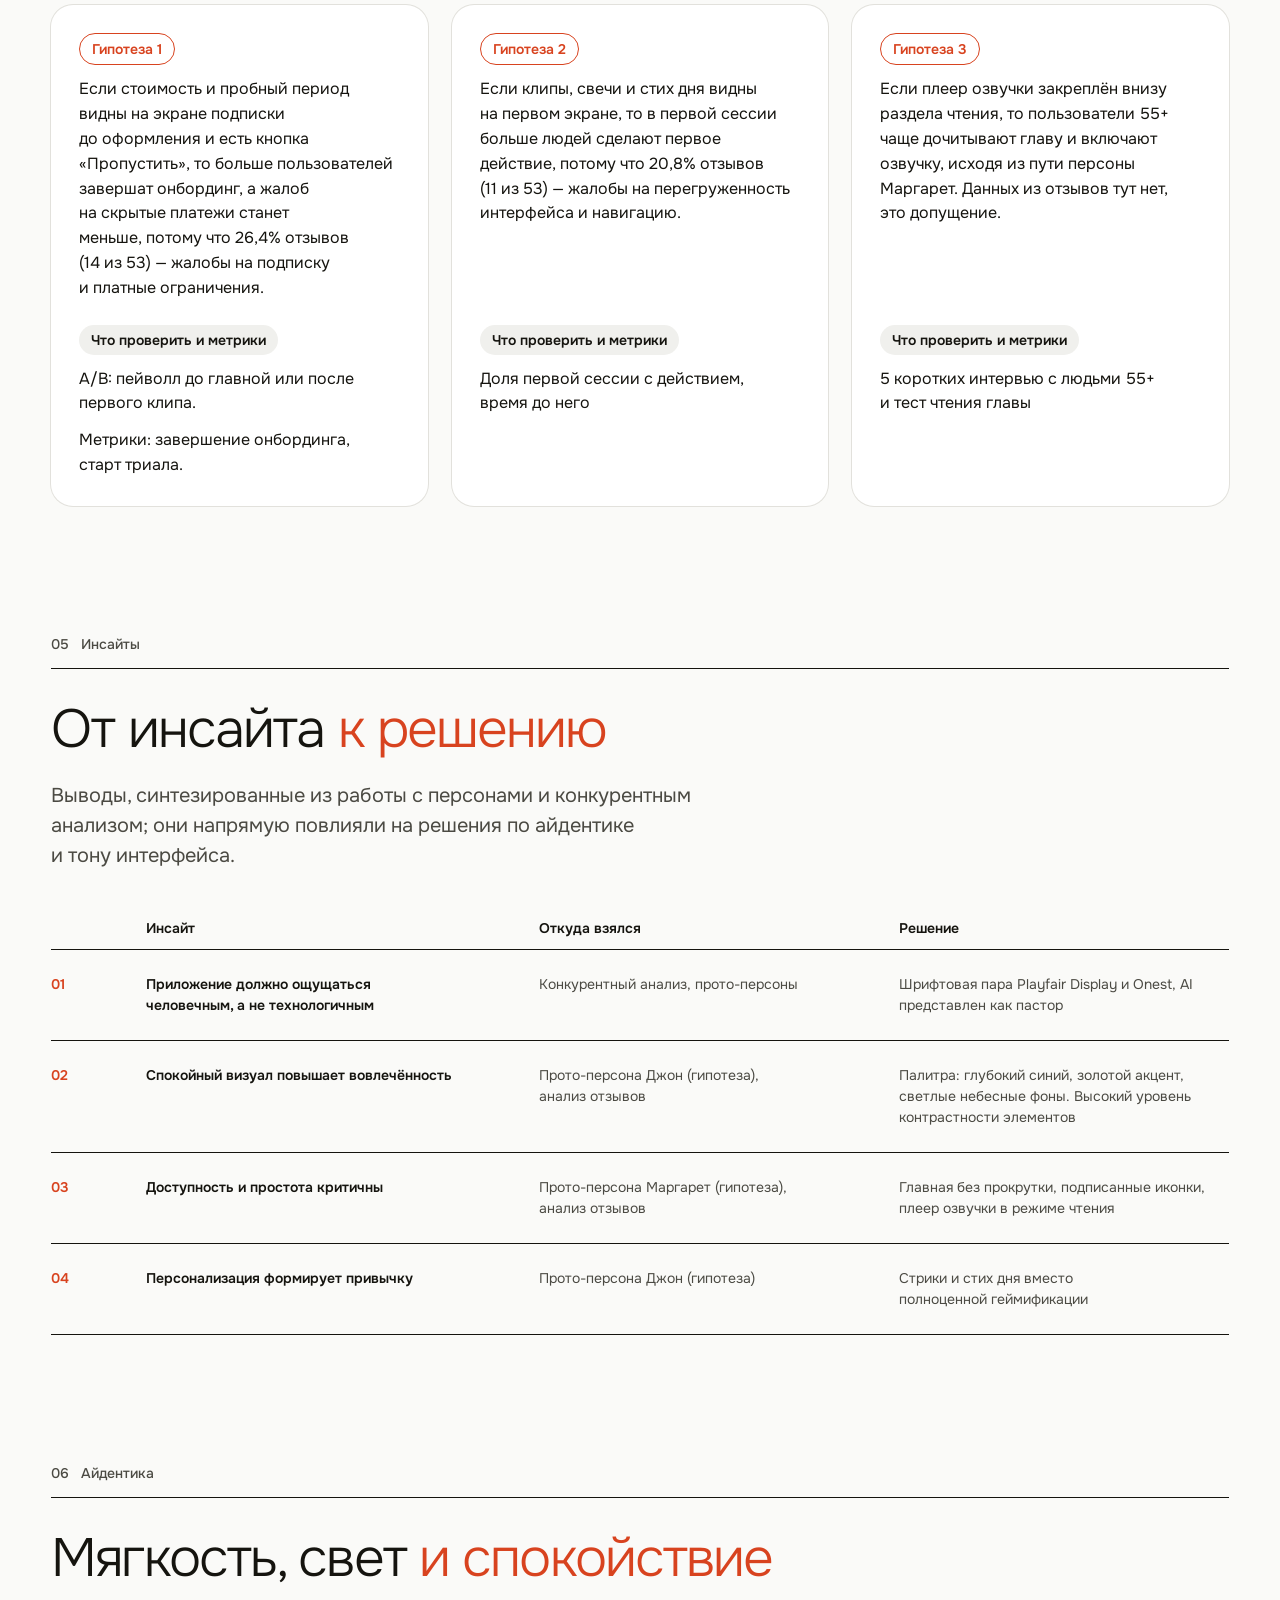
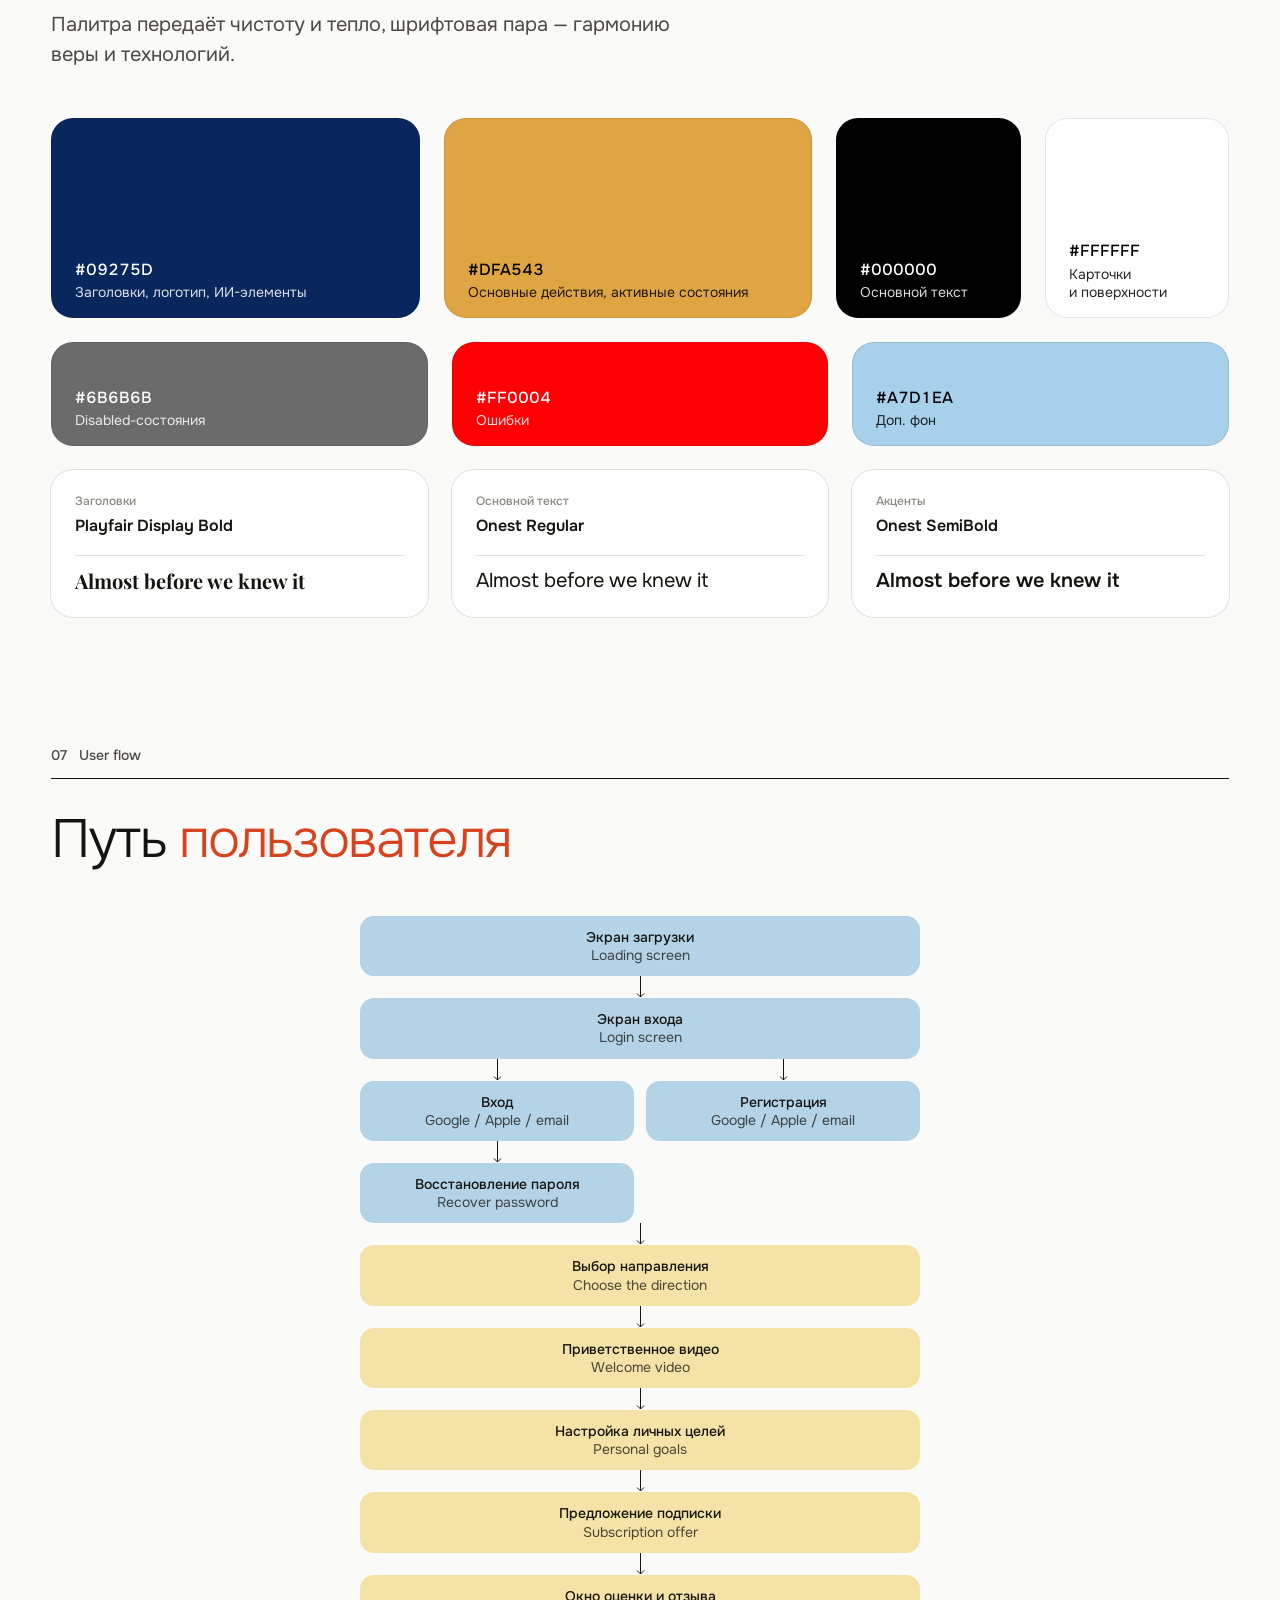
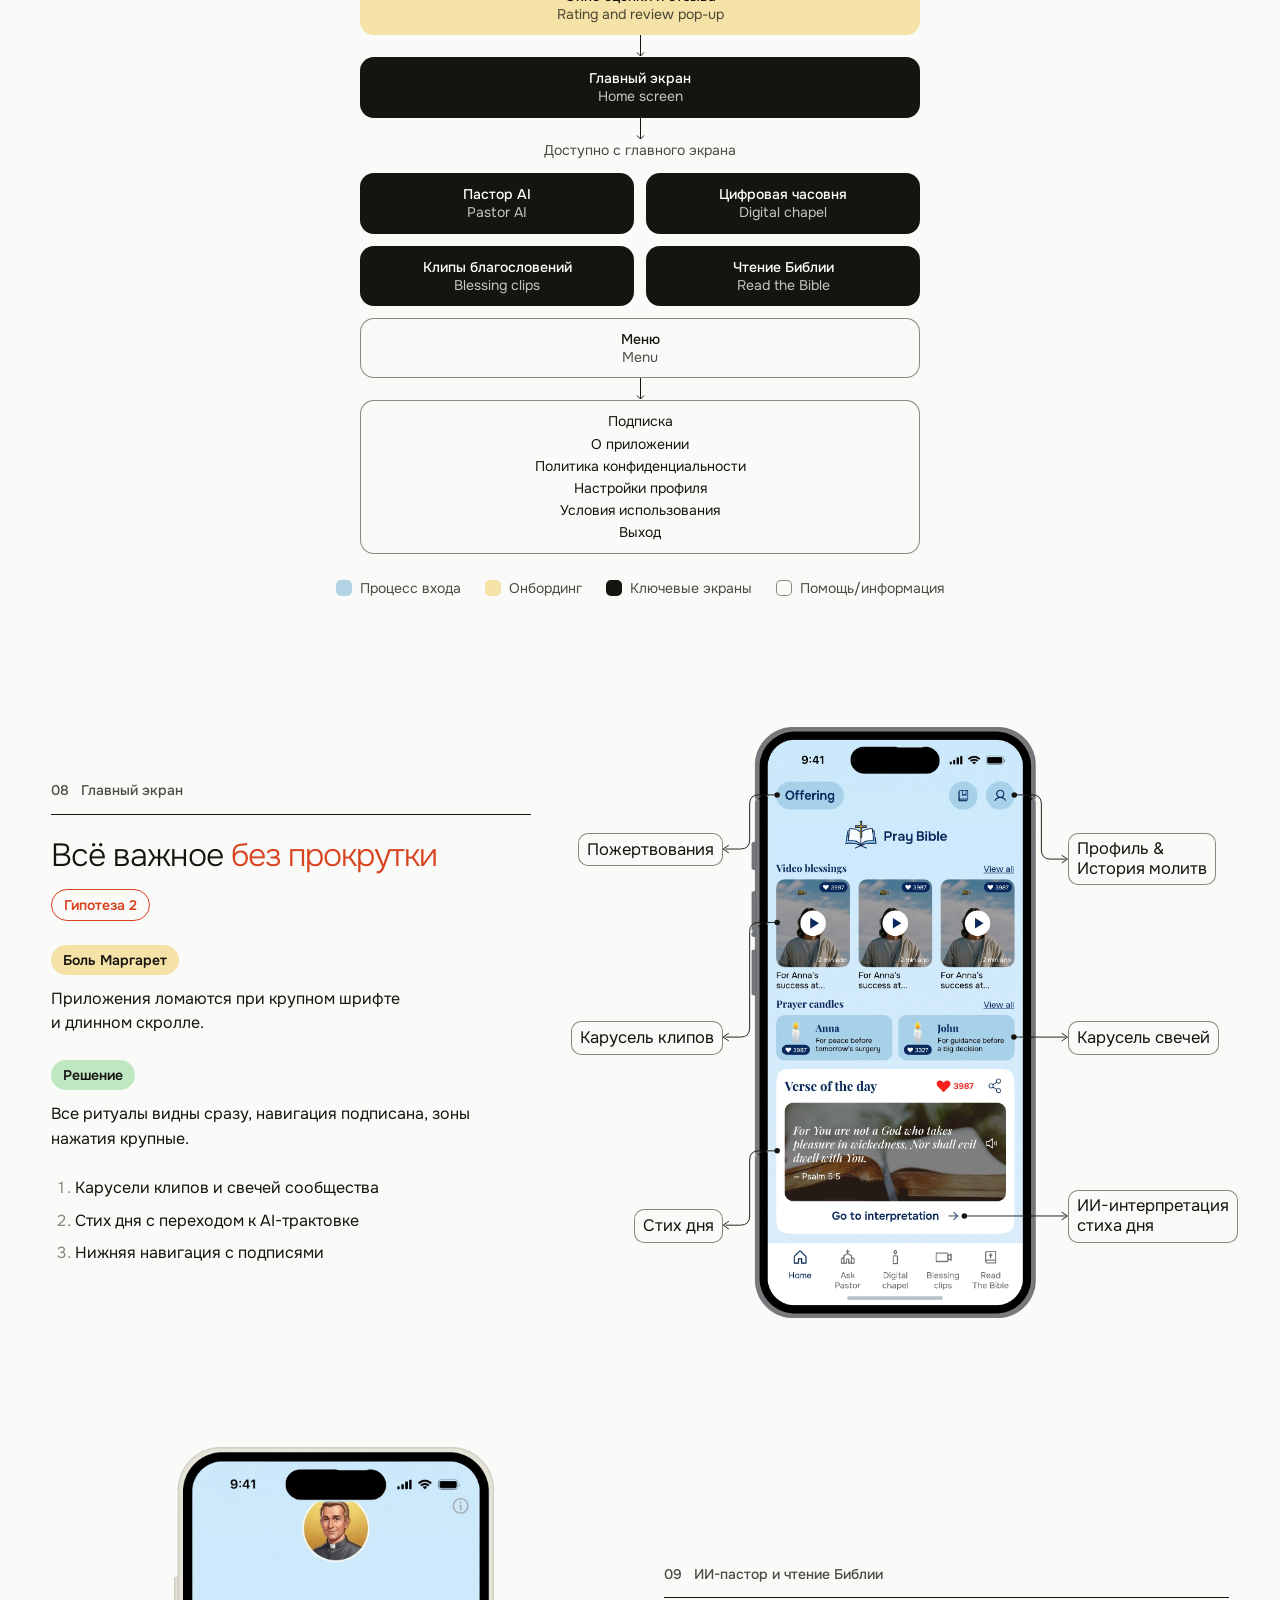
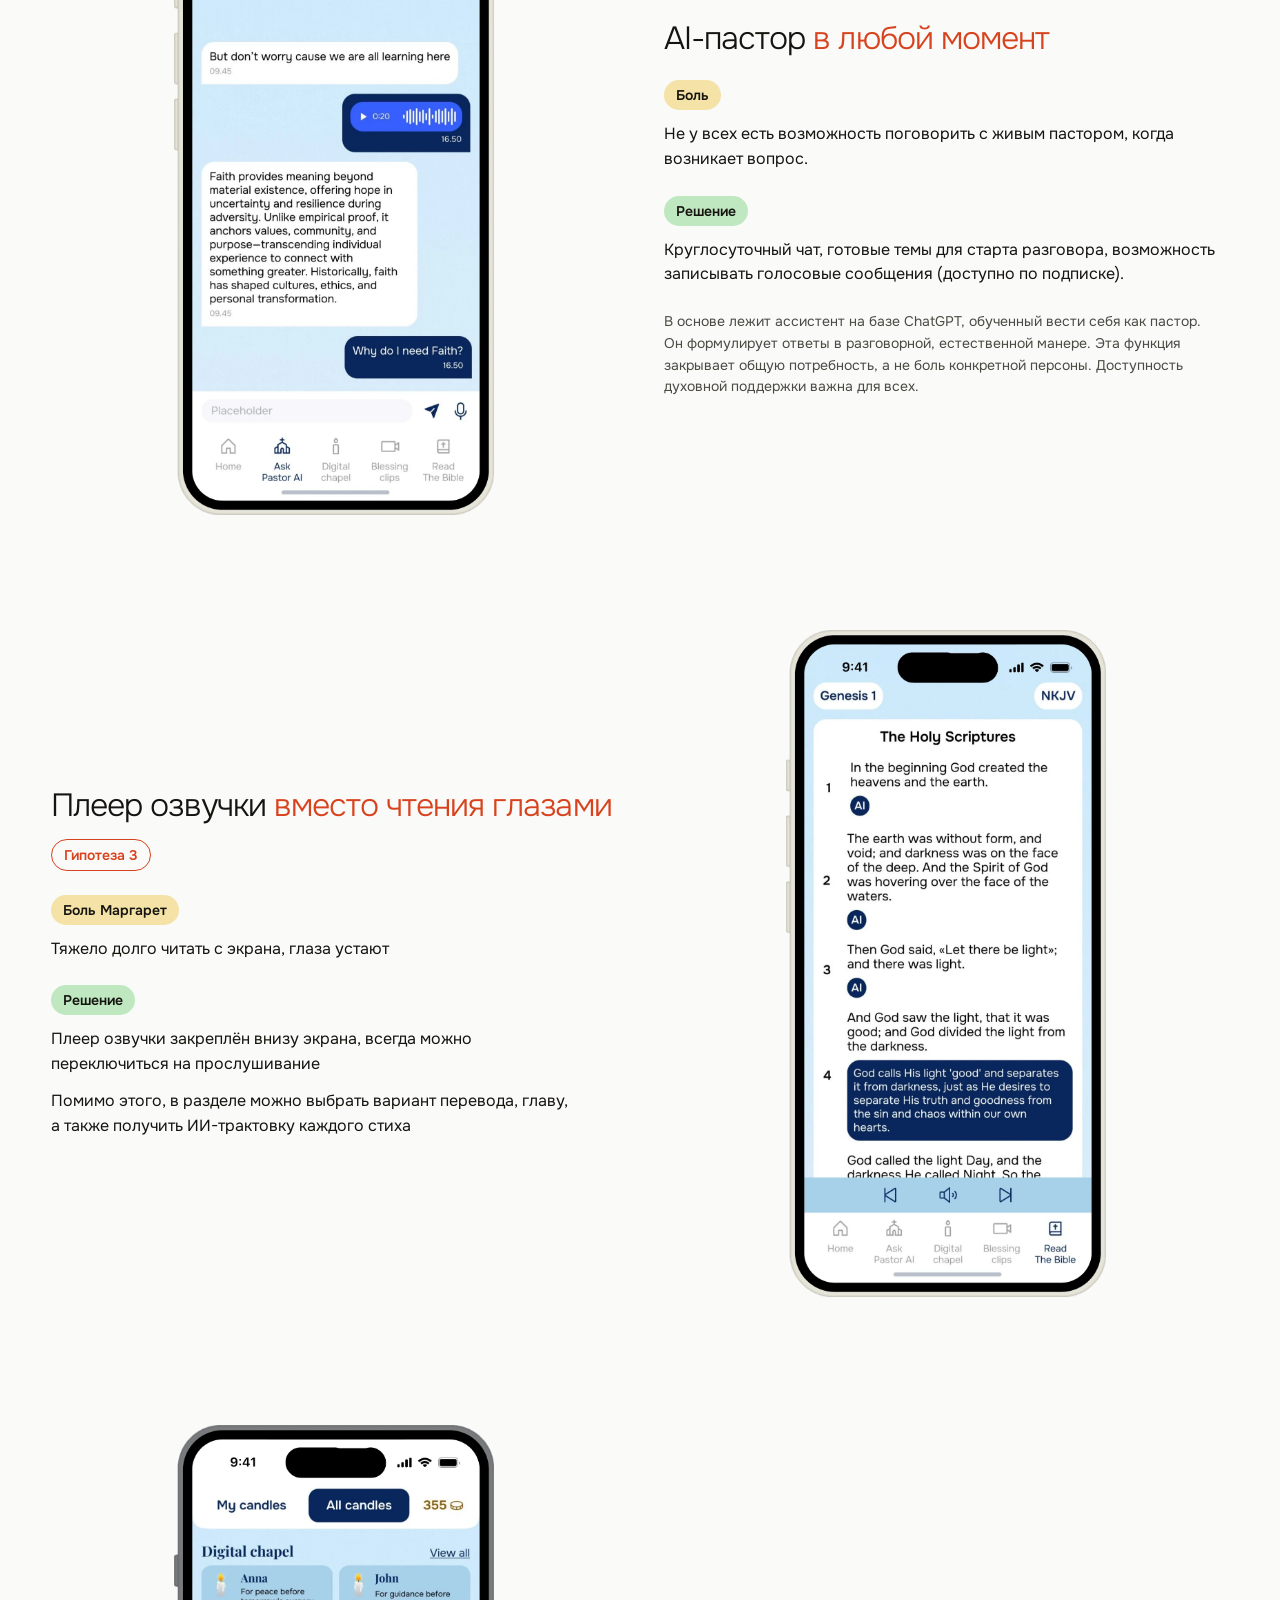
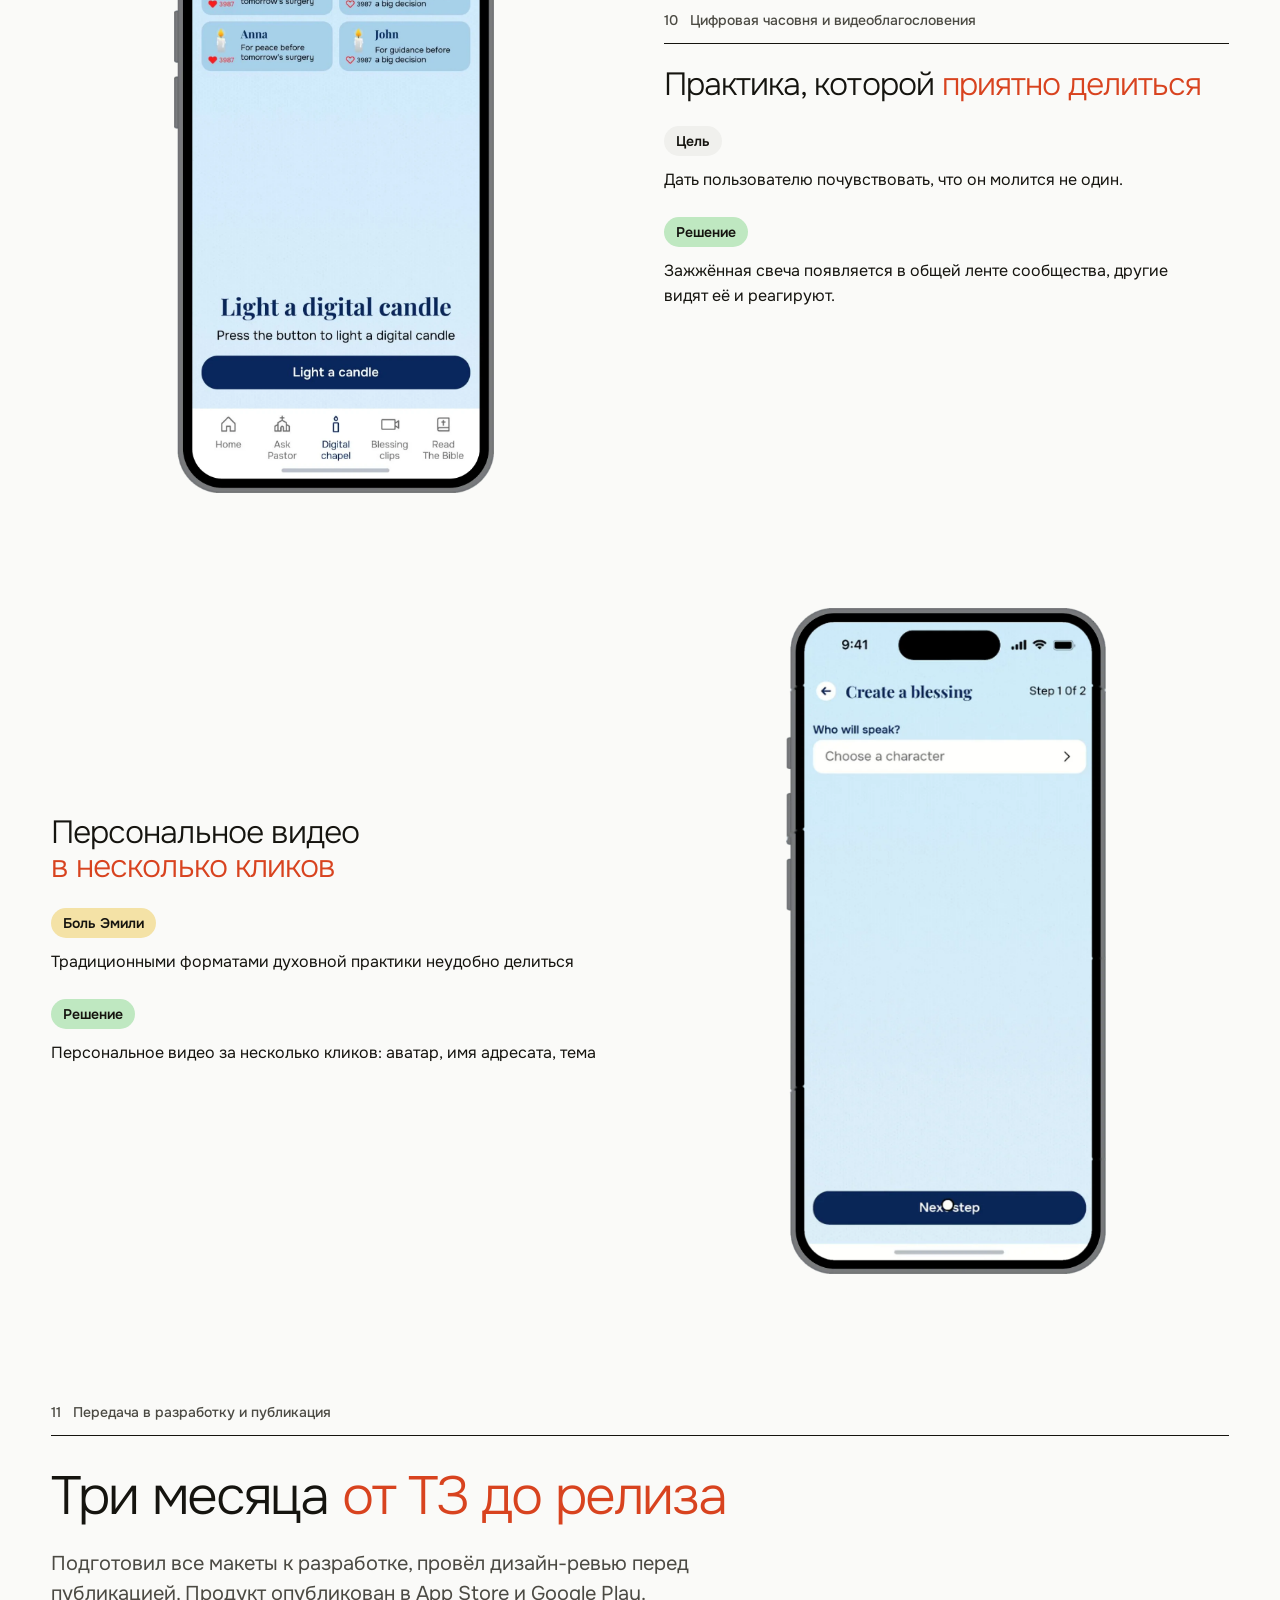
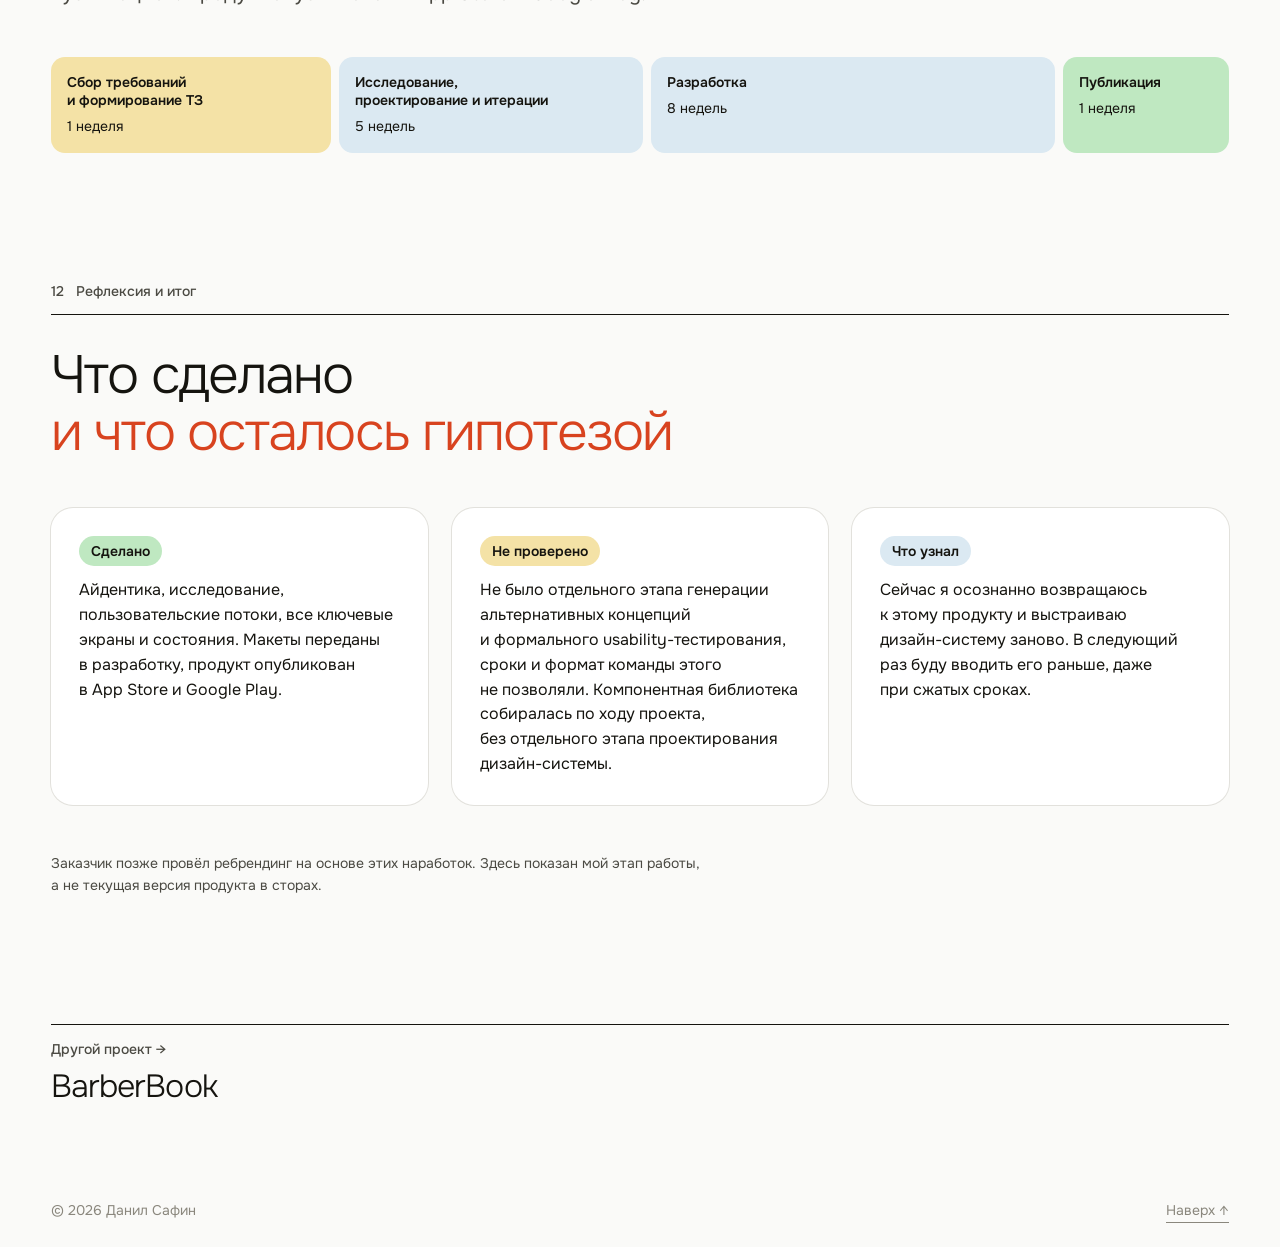
<file: projects/praybible/index.html>
<!doctype html>
<html lang="ru">
<head>
  <meta charset="utf-8">
  <meta name="viewport" content="width=device-width, initial-scale=1">
  <title>PrayBible — кейс Данила Сафина</title>
  <meta name="description" content="AI-продукт для верующих: исследование, айдентика, пользовательские потоки и ключевые экраны мобильного приложения.">
  <meta property="og:title" content="PrayBible — кейс Данила Сафина">
  <meta property="og:description" content="AI-продукт для верующих: исследование, айдентика, пользовательские потоки и ключевые экраны мобильного приложения.">
  <meta property="og:type" content="article">
  <meta property="og:image" content="https://frvsv.github.io/portfolio/assets/projects/praybible/cover.webp">
  <meta property="og:url" content="https://frvsv.github.io/portfolio/projects/praybible/">
  <meta name="twitter:card" content="summary_large_image">
  <meta name="theme-color" content="#fafaf8">
  <link rel="preconnect" href="https://fonts.googleapis.com">
  <link rel="preconnect" href="https://fonts.gstatic.com" crossorigin>
  <link href="https://fonts.googleapis.com/css2?family=Onest:wght@300;400;500;600&family=Playfair+Display:wght@700&display=swap&subset=cyrillic" rel="stylesheet">
  <link rel="stylesheet" href="../../css/style.css">
  <link rel="stylesheet" href="../../css/case.css">
</head>
<body data-slug="praybible">
  <header class="nav" id="nav"></header>
  <main id="main"></main>
  <footer id="footer"></footer>
  <noscript><p style="padding:24px">Для отображения кейса включите JavaScript.</p></noscript>
  <script type="module" src="../../js/case.js"></script>
</body>
</html>
</file>
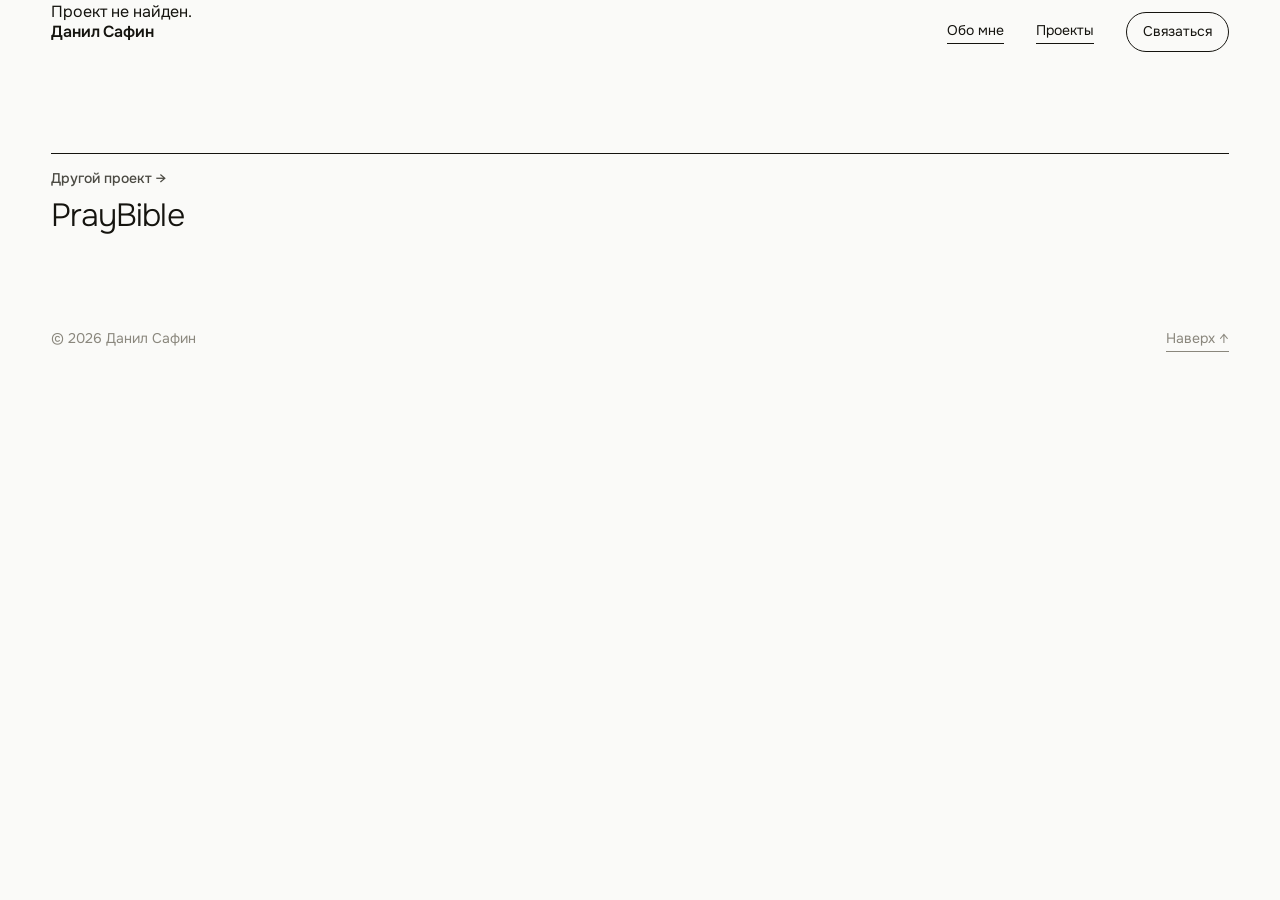
<file: projects/x-mall/index.html>
<!doctype html>
<html lang="ru">
<head>
  <meta charset="utf-8">
  <meta name="viewport" content="width=device-width, initial-scale=1">
  <title>Кейс — Данил Сафин</title>
  <meta name="theme-color" content="#fafaf8">
  <link rel="preconnect" href="https://fonts.googleapis.com">
  <link rel="preconnect" href="https://fonts.gstatic.com" crossorigin>
  <link href="https://fonts.googleapis.com/css2?family=Onest:wght@300;400;500;600&display=swap&subset=cyrillic" rel="stylesheet">
  <link rel="stylesheet" href="../../css/style.css">
  <link rel="stylesheet" href="../../css/case.css">
</head>
<body data-slug="x-mall">
  <header class="nav" id="nav"></header>
  <main id="main"></main>
  <footer id="footer"></footer>
  <noscript><p style="padding:24px">Для отображения кейса включите JavaScript.</p></noscript>
  <script type="module" src="../../js/case.js"></script>
</body>
</html>
</file>
<file: css/style.css>
/* ============================================================
   Портфолио — Данил Сафин
   Токены → база → компоненты → секции → кейс → адаптив
   Стили презентации кейсов (блоки) лежат в css/case.css
   ============================================================ */

:root {
  --bg: #fafaf8;
  --bg-2: #f0f0ed;
  --ink: #15140f;
  --ink-2: #4b4a43;
  --ink-3: #8a877d;
  --line: #e2e1dc;
  --accent: #d8431f;
  --accent-ink: #ffffff;

  --font: "Onest", "Inter", system-ui, -apple-system, "Segoe UI", Roboto, Arial, sans-serif;

  --gutter: clamp(20px, 4vw, 56px);
  --maxw: 1480px;
  --ease: cubic-bezier(.22, .61, .21, 1);

  /* шкала отступов */
  --sp-1: 4px; --sp-2: 8px; --sp-3: 12px; --sp-4: 16px; --sp-5: 24px; --sp-6: 32px; --sp-7: 48px;
  --gap: clamp(16px, 2vw, 24px);              /* между соседними карточками */
  --block: clamp(32px, 4vw, 48px);            /* между блоками внутри раздела */
  --feat: clamp(72px, 9vw, 128px);            /* между экранами продукта внутри раздела */
  --sec: clamp(88px, 10vw, 152px);            /* между разделами */

  /* типографика: 12 / 14 / 16 / 20 / 32 / 48–56 */
  --fs-label: 12px;
  --fs-small: 14px;
  --fs-body: 16px;
  --fs-lead: 20px;
  --fs-h3: clamp(1.75rem, 3.1vw, 2rem);       /* 28–32: заголовок экрана продукта */
  --fs-h2: clamp(2rem, 4.2vw, 3.5rem);        /* 32–56: заголовок раздела и первого экрана */
}

*, *::before, *::after { box-sizing: border-box; }
html { scroll-behavior: smooth; -webkit-text-size-adjust: 100%; }
body {
  margin: 0;
  background: var(--bg);
  color: var(--ink);
  font-family: var(--font);
  font-size: var(--fs-body);
  line-height: 1.55;
  -webkit-font-smoothing: antialiased;
  overflow-x: hidden;
}
img, canvas, video { max-width: 100%; display: block; }
a { color: inherit; }
h1, h2, h3, p, ul, dl, dd { margin: 0; padding: 0; }
ul { list-style: none; }
::selection { background: var(--accent); color: #fff; }

.wrap { width: 100%; max-width: var(--maxw); margin-inline: auto; padding-inline: var(--gutter); }

.skip {
  position: absolute; left: 12px; top: -60px; z-index: 100;
  background: var(--ink); color: #fff; padding: var(--sp-3) var(--sp-4); border-radius: 4px; text-decoration: none;
}
.skip:focus { top: 12px; }

/* ---------- Фокус и единая система ссылок ---------- */
:focus-visible { outline: 2px solid var(--accent); outline-offset: 3px; border-radius: 2px; }

.link {
  text-decoration: none;
  background: linear-gradient(currentColor, currentColor) 0 100% / 100% 1px no-repeat;
  padding-bottom: 2px;
  transition: background-size .35s var(--ease), color .2s;
}
.link:hover { background-size: 0 1px; background-position: 100% 100%; color: var(--accent); }

.label {
  font-family: var(--font);
  font-size: var(--fs-small);
  font-weight: 500;
  letter-spacing: 0;
  text-transform: none;
  color: var(--ink-2);
}

/* Кнопка */
.btn {
  display: inline-flex; align-items: center; gap: 12px;
  font: 500 var(--fs-body)/1 var(--font);
  padding: var(--sp-4) var(--sp-5);
  border: 1px solid var(--ink);
  border-radius: 999px;
  color: var(--ink);
  background: transparent;
  text-decoration: none;
  cursor: pointer;
  transition: background .25s var(--ease), color .25s var(--ease), border-color .25s;
}
.btn:hover { background: var(--ink); color: var(--bg); }
.btn:active { transform: translateY(1px); }
.btn--solid { background: var(--ink); color: var(--bg); }
.btn--solid:hover { background: var(--accent); border-color: var(--accent); color: #fff; }
.btn .arr { display: inline-block; transition: transform .3s var(--ease); }
.btn:hover .arr { transform: translate(3px, -3px); }

/* ---------- Шапка ---------- */
.nav {
  position: fixed; inset: 0 0 auto 0; z-index: 50;
  transition: background .3s, border-color .3s;
  border-bottom: 1px solid transparent;
}
.nav.is-scrolled { background: color-mix(in srgb, var(--bg) 88%, transparent); backdrop-filter: blur(10px); border-color: var(--line); }
.nav__in { display: flex; align-items: center; justify-content: space-between; height: 64px; gap: 16px; }
.nav__logo { font-weight: 600; text-decoration: none; letter-spacing: -.01em; white-space: nowrap; }
.nav__links { display: flex; gap: clamp(12px, 3vw, 32px); align-items: center; font-size: var(--fs-small); }
.nav__links a { text-decoration: none; white-space: nowrap; }
.nav__cta { border: 1px solid var(--ink); border-radius: 999px; padding: var(--sp-2) var(--sp-4); transition: background .25s, color .25s; }
.nav__cta:hover { background: var(--ink); color: var(--bg); }

/* ---------- Hero ---------- */
.hero { position: relative; min-height: 100svh; padding-top: 64px; display: flex; flex-direction: column; justify-content: flex-end; overflow: hidden; }
.hero__stage {
  position: absolute; right: 1.5vw; top: calc(50% - 20px); transform: translateY(-50%);
  width: min(52vw, 860px); aspect-ratio: 1; z-index: 0; pointer-events: none;
}
.hero__stage canvas { width: 100%; height: 100%; }
.hero__fallback {
  position: absolute; inset: 18%; border-radius: 50%;
  background: radial-gradient(circle at 34% 30%, #fbfaf6, #d9d3c5 58%, #b9b1a0);
  box-shadow: 0 40px 70px -30px rgba(40, 30, 10, .35);
  display: none;
}
.hero.no-webgl .hero__fallback { display: block; }
.hero.no-webgl canvas { display: none; }
.hero__body { position: relative; z-index: 1; padding-block: clamp(32px, 6vh, 48px); }
.hero__eyebrow { margin-bottom: clamp(16px, 3vh, 32px); }
.hero h1 {
  font-weight: 300;
  font-size: var(--fs-h2);
  line-height: 1.03;
  letter-spacing: -.035em;
  max-width: 9.4em;
  text-wrap: balance;
}
/* Новый заголовок шире прежнего: на ноутбуках чуть уменьшаем кегль, чтобы строка не заходила на 3D-объект */
@media (min-width: 1025px) { .hero h1 { font-size: var(--fs-h2); max-width: 12.5em; } }
.hero__sub { margin-top: clamp(16px, 3.5vh, 32px); max-width: 33rem; color: var(--ink-2); font-size: var(--fs-lead); }
.hero__row { margin-top: clamp(24px, 5vh, 48px); display: flex; align-items: center; gap: var(--sp-5); flex-wrap: wrap; }
.hero__meta { display: flex; justify-content: space-between; border-top: 1px solid var(--line); padding-block: var(--sp-3); color: var(--ink-3); font-size: var(--fs-small); position: relative; z-index: 1; }

/* ---------- Секции ---------- */
.section { padding-block: var(--sec) 0; }
.section__head { display: flex; justify-content: flex-start; gap: 12px; align-items: baseline; border-bottom: 1px solid var(--ink); padding-bottom: var(--sp-3); margin-bottom: var(--block); }
.h2 { font-weight: 300; font-size: var(--fs-h2); line-height: 1.04; letter-spacing: -.03em; }

/* ---------- Обо мне ---------- */
.about { display: grid; grid-template-columns: repeat(12, 1fr); column-gap: 24px; row-gap: var(--block); }
.about__lead { grid-column: 1 / span 7; font-weight: 300; font-size: clamp(1.25rem, 2.5vw, 2rem); line-height: 1.22; letter-spacing: -.02em; }
.about__lead span { color: var(--ink-3); }
.about__lead { padding-top: 0; }
.about__side { grid-column: 9 / span 4; align-self: start; display: flex; flex-direction: column; gap: var(--sp-4); color: var(--ink-2); font-size: var(--fs-small); }
.about__rows { grid-column: 1 / -1; }
.row { display: grid; grid-template-columns: repeat(12, 1fr); column-gap: 24px; align-items: baseline; padding-block: var(--sp-6); border-top: 1px solid var(--line); }
.row > .label { grid-column: 1 / span 3; padding-top: 0; }
.row__body { grid-column: 4 / span 9; }
.job + .job { margin-top: var(--sp-6); }
.job__top { display: flex; justify-content: space-between; gap: 16px; flex-wrap: wrap; align-items: baseline; }
/* Равноправные заголовки строк «Опыт», «Компетенции», «Образование» — один стиль */
.job__name, .skills h3, .edu__t { font: 500 var(--fs-lead)/1.3 var(--font); letter-spacing: -.01em; color: var(--ink); }
.job__name small { font-weight: 400; color: var(--ink-3); font-size: var(--fs-body); margin-left: 8px; }
.job ul { margin-top: var(--sp-3); display: grid; gap: 8px; max-width: 54rem; color: var(--ink-2); font-size: var(--fs-body); }
.job li { padding-left: var(--sp-5); position: relative; }
.job li::before { content: ""; position: absolute; left: 0; top: .72em; width: 10px; height: 1px; background: var(--accent); }
.skills { display: grid; grid-template-columns: repeat(2, 1fr); gap: var(--sp-6) var(--sp-7); }
.skills h3 { margin-bottom: var(--sp-2); }
.skills p { color: var(--ink-2); font-size: var(--fs-body); }
.tools { margin-top: var(--sp-6); padding-top: var(--sp-5); border-top: 1px dashed var(--line); color: var(--ink-2); font-size: var(--fs-small); }
.tools b { font-weight: 500; color: var(--ink); }
.edu__t { display: block; margin-bottom: var(--sp-2); }
.edu p + p { margin-top: var(--sp-3); }
.edu .muted { color: var(--ink-3); font-size: var(--fs-small); }

/* ---------- Проекты ---------- */
.projects { display: grid; gap: clamp(32px, 5vw, 48px); }
.card { display: block; text-decoration: none; color: inherit; position: relative; }
.card__media {
  position: relative; overflow: hidden; border-radius: 4px;
  aspect-ratio: 16 / 9; background: var(--bg-2);
  display: grid; place-items: center;
}
.card__media picture { display: contents; }
.card__media img { width: 100%; height: 100%; object-fit: cover; object-position: 50% 40%; transition: transform 1.1s var(--ease); }
.card:hover .card__media img { transform: scale(1.025); }
.card__soon { font-weight: 300; font-size: var(--fs-h2); letter-spacing: -.05em; color: rgba(21, 20, 15, .13); user-select: none; }
.card__badge { position: absolute; top: var(--sp-4); left: var(--sp-4); background: var(--bg); padding: var(--sp-2) var(--sp-3); border-radius: 999px; font-size: var(--fs-label); font-weight: 600; }
.card__foot { display: grid; grid-template-columns: 1fr auto; gap: 8px 32px; align-items: start; padding-top: var(--sp-5); }
.card__title { font-weight: 300; font-size: var(--fs-h2); line-height: 1; letter-spacing: -.035em; }
.card__cap { grid-column: 1; color: var(--ink-2); max-width: 40rem; font-size: var(--fs-body); }
.card__go { grid-column: 2; grid-row: 1 / span 2; display: flex; align-items: center; gap: 12px; font-size: var(--fs-small); align-self: center; }
.card__go i {
  display: grid; place-items: center; width: 52px; height: 52px; border: 1px solid var(--ink); border-radius: 50%;
  font-style: normal; transition: background .3s var(--ease), color .3s, transform .3s var(--ease);
}
.card:hover .card__go i { background: var(--accent); border-color: var(--accent); color: #fff; transform: rotate(-45deg); }
.card:focus-visible { outline-offset: 10px; }
.card--soon { opacity: .92; }

/* ---------- Контакт и подвал ---------- */
.contact { padding-block: var(--sec) 0; }
.contact__big { display: block; font-weight: 300; font-size: var(--fs-h2); line-height: 1.02; letter-spacing: -.04em; text-decoration: none; word-break: break-word; transition: color .25s; }
.contact__big:hover { color: var(--accent); }
.contact__lead { color: var(--ink-2); margin-bottom: var(--sp-6); max-width: 34rem; }
.contact__list { display: flex; flex-wrap: wrap; gap: var(--sp-3) var(--sp-7); margin-top: var(--sp-7); padding-top: var(--sp-4); border-top: 1px solid var(--line); font-size: var(--fs-small); }
.footer { display: flex; justify-content: space-between; flex-wrap: wrap; gap: var(--sp-2); padding-block: var(--sp-7) var(--sp-5); color: var(--ink-3); font-size: var(--fs-small); }

/* ============================================================
   Страница кейса: шапка-заглушка (для проектов без презентации)
   ============================================================ */
.case-hero { padding-top: calc(64px + var(--block)); }
.case-hero__back { margin-bottom: var(--block); display: inline-block; font-size: var(--fs-small); }
.case-hero h1 { font-weight: 300; font-size: var(--fs-h2); line-height: .95; letter-spacing: -.05em; }
.case-hero__grid { display: grid; grid-template-columns: repeat(12, 1fr); column-gap: 24px; row-gap: var(--sp-6); margin-top: var(--block); }
.case-hero__sum { grid-column: 1 / span 6; font-size: var(--fs-lead); line-height: 1.5; color: var(--ink-2); }
.case-hero__sum .btn-row { margin-top: var(--sp-6); display: flex; gap: var(--sp-3); flex-wrap: wrap; }
.meta { grid-column: 8 / span 5; display: grid; grid-template-columns: 1fr 1fr; gap: 0 24px; align-self: start; }
.meta div { border-top: 1px solid var(--line); padding-block: var(--sp-4); }
.meta dt { font-size: var(--fs-label); font-weight: 600; color: var(--ink-3); }
.meta dd { font-size: var(--fs-lead); margin-top: 4px; }
.case-soon { margin-top: var(--block); border: 1px dashed var(--ink-3); border-radius: 4px; padding: var(--sp-7) var(--gutter); text-align: center; }
.case-soon p { max-width: 30rem; margin: var(--sp-4) auto 0; color: var(--ink-2); }
.case-soon .h2 { color: var(--ink-3); }

.also { padding-top: var(--sec); }
.also__grid { display: grid; grid-template-columns: 1fr 1fr; gap: 24px; }
.also a { display: block; text-decoration: none; border-top: 1px solid var(--ink); padding-top: var(--sp-3); }
.also a:hover .also__t { color: var(--accent); }
.also__t { font-weight: 300; font-size: var(--fs-h3); letter-spacing: -.03em; line-height: 1.05; margin-top: var(--sp-2); transition: color .25s; }
.also a:last-child { text-align: right; }
.also__grid--one { grid-template-columns: 1fr; }
.also__grid--one a:last-child { text-align: left; }
/* низ страницы кейса: после блока «Другие проекты» идёт только футер */
.also { padding-bottom: var(--sp-7); }

/* ---------- Появление при прокрутке (сдержанное) ---------- */
.reveal-on .reveal { opacity: 0; transform: translateY(16px); transition: opacity .8s var(--ease), transform .8s var(--ease); }
.reveal-on .reveal.in { opacity: 1; transform: none; }

/* ============================================================
   Адаптив
   ============================================================ */
@media (max-width: 760px) { .card__media { aspect-ratio: 4 / 5; } }   /* вертикальная обложка cover-m.webp */
@media (max-width: 1000px) {
  .about__lead { grid-column: 1 / -1; }
  .about__side { grid-column: 1 / -1; }
  .row > .label { grid-column: 1 / -1; margin-bottom: 12px; }
  .row__body { grid-column: 1 / -1; }
  .case-hero__sum, .meta { grid-column: 1 / -1; }
}

/* Планшет и смартфон: Hero складывается в колонку — 3D-объект над текстом, строго по центру.
   Десктоп (> 1024 px) этим блоком не затрагивается. */
@media (max-width: 1024px) {
  .hero { padding-top: 56px; justify-content: flex-start; }
  .hero__stage {
    position: relative; right: auto; top: auto; transform: none;
    width: min(86vw, 560px); margin: 0 auto;
  }
  .hero h1 { max-width: none; }
  .hero__body { padding-top: 0; }
}

@media (max-width: 720px) {
  body { font-size: var(--fs-body); }
  .nav__in { height: 56px; }
  .nav__links { gap: 12px; font-size: var(--fs-small); }
  .nav__cta { padding: var(--sp-2) var(--sp-3); }
  .nav__logo { font-size: var(--fs-small); }
  /* смартфон: объект меньше и не заходит на текст */
  .hero__stage { width: min(76vw, 330px); margin: var(--sp-1) auto var(--sp-2); }
  .hero h1 { font-size: 2rem; }
  .hero__meta { flex-direction: column; gap: 4px; }
  .skills { grid-template-columns: 1fr; }
  .card__foot { grid-template-columns: 1fr; }
  .card__go { grid-column: 1; grid-row: auto; }
  .card__go i { width: 46px; height: 46px; }
  .meta { grid-template-columns: 1fr 1fr; }
  .also__grid { grid-template-columns: 1fr; }
  .also a:last-child { text-align: left; }
}

@media (prefers-reduced-motion: reduce) {
  html { scroll-behavior: auto; }
  *, *::before, *::after { transition-duration: .01ms !important; animation: none !important; }
  .reveal-on .reveal { opacity: 1; transform: none; }
}
</file>
<file: css/case.css>
/* ============================================================
   СТРАНИЦА КЕЙСА — стили блоков (разметка: js/case-blocks.js)
   Все размеры берутся из токенов ниже. Новые значения «от балды» не добавляем:
   нужен другой размер — меняем токен или берём ступень шкалы.
   ============================================================ */
.case {
  /* цвета: семантические оттенки блоков (остальное — токены сайта из style.css) */
  --tint-sun: #f4e2a6;
  --tint-mint: #bfe8c1;
  --tint-sky: #b4d3e6;
  --tint-ice: #dbe9f2;
  --card: #fff;

  /* формы */
  --r: 22px; --r-sm: 14px;
  --phone: 320px;

  padding-top: 64px;
  overflow-x: clip;                           /* тень мокапа может выходить за сетку, но не даёт скролла */
  font-size: var(--fs-body);
  line-height: var(--lh-body);
  overflow-wrap: break-word;
  hyphens: manual;
}
:where(.case) :where(ol, ul) { padding: 0; list-style: none; }
:where(.case) :where(h1, h2, h3, h4, h5, h6, p, ol, ul, dl, dd, figure) { margin: 0; }   /* h4 в сбросе style.css не было — отсюда лишние зазоры у подписей */
.case img { display: block; max-width: 100%; height: auto; }
.case p, .case li { text-wrap: pretty; }
.case h1, .case h2, .case h3, .case h4 { text-wrap: balance; }
.blk { min-width: 0; }

/* ---------- Базовые мелкие элементы ---------- */
.case { --chip-gap: 12px; }   /* отступ чип → текст везде */
.chip { display: inline-block; align-self: flex-start; font: 600 var(--fs-small)/1 var(--font); padding: var(--sp-2) var(--sp-3); border-radius: 999px; background: var(--bg-2); color: var(--ink); }
.chip--sun { background: var(--tint-sun); } .chip--mint { background: var(--tint-mint); }
.chip--sky { background: var(--tint-sky); } .chip--ice { background: var(--tint-ice); }
.chip--plain { background: var(--bg-2); }
.chip--accent { background: var(--accent); color: var(--accent-ink); }
/* HypothesisBadge — единственная метка гипотезы */
.hyp { display: inline-block; align-self: flex-start; font: 600 var(--fs-small)/1 var(--font); color: var(--accent); border: 1px solid var(--accent); border-radius: 999px; padding: var(--sp-2) var(--sp-3); white-space: nowrap; }
.plabel { font: 600 var(--fs-small)/1.3 var(--font); color: var(--ink); }
.bar.bar--key { border: 0; background: var(--tint-sun); border-radius: var(--r); padding: var(--sp-5) clamp(24px, 2.4vw, 32px); font-weight: 500; font-size: var(--fs-lead); max-width: none; }
.note { color: var(--ink-2); font-size: var(--fs-small); line-height: 1.55; max-width: 44rem; }
.bar { border-top: 1px solid var(--ink); padding-top: var(--sp-4); font-size: var(--fs-lead); line-height: 1.5; max-width: 48rem; }
.plist { display: grid; gap: var(--sp-2); padding-left: var(--sp-5); list-style: disc; }
.plist--ol { list-style: decimal; }
.plist li::marker { color: var(--ink-3); }
/* .pp — один смысловой подраздел: плашка → содержимое 12px, пункт → пункт 8px, группа → группа 24px */
.pp { display: flex; flex-direction: column; align-items: flex-start; gap: var(--chip-gap); }
.pp > p, .pp > .plist { align-self: stretch; }

/* ---------- Обложка ---------- */
.cover { display: grid; grid-template-columns: minmax(0, 1.1fr) minmax(0, .9fr); column-gap: clamp(32px, 8vw, 128px); row-gap: var(--sp-6); align-items: center; padding-block: clamp(32px, 6vw, 88px) clamp(40px, 6vw, 88px); }
.cover__eyebrow { margin-bottom: clamp(16px, 3vw, 32px); }
.cover__brand { display: flex; align-items: center; gap: clamp(12px, 1.6vw, 24px); font-size: 0; line-height: 0; }
.cover__icon { width: clamp(52px, 7vw, 104px); border-radius: 22%; }
.cover__word { width: clamp(200px, 32vw, 460px); }
.cover__tag { margin-top: clamp(16px, 2.4vw, 32px); font-size: var(--fs-h3); line-height: 1.35; font-weight: 300; max-width: 30rem; letter-spacing: -.01em; }
.tiles { display: grid; grid-template-columns: repeat(4, minmax(0, 1fr)); gap: var(--sp-3); margin-top: var(--block); }
.tile { border-top: 1px solid var(--ink); padding-top: var(--sp-3); }
.tile dt { font: 500 var(--fs-label)/1.3 var(--font); color: var(--ink-3); }
.tile dd { margin-top: var(--sp-2); font-size: var(--fs-body); line-height: 1.3; }
.cover__result { margin-top: clamp(24px, 3vw, 32px); }
.cover__media { justify-self: center; width: 100%; max-width: 400px; display: flex; justify-content: center; align-items: center; }
.tile dd small { display: block; margin-top: 4px; font-size: var(--fs-small); line-height: 1.35; color: var(--ink-2); }
.cover__media { position: relative; }
.cover__media::before { content: ""; position: absolute; left: 30%; right: -2%; bottom: 1.5%; height: 6%; border-radius: 50%; background: rgba(20, 45, 90, .34); filter: blur(22px); transform: rotate(-6deg); pointer-events: none; }  /* напольная тень вне сетки: телефон остаётся по центру */
.cover__phone { position: relative; width: min(100%, 360px); height: auto; }

/* ---------- Раздел ---------- */
.cs { padding-top: var(--sec); }
.cs__bar { display: flex; justify-content: flex-start; gap: var(--sp-3); border-bottom: 1px solid var(--ink); padding-bottom: var(--sp-3); margin-bottom: clamp(24px, 3vw, 32px); }
.cs__title { font-weight: 300; font-size: var(--fs-h2); line-height: 1.05; letter-spacing: -.035em; max-width: 16em; }
.cs__title em, .feat__title em, .bar em { font-style: normal; color: var(--accent); }
.cs__lead { margin-top: var(--sp-5); max-width: 40rem; font-size: var(--fs-lead); line-height: 1.5; color: var(--ink-2); }
.cs__head .note { margin-top: var(--sp-4); }
.cs__body { margin-top: var(--block); display: grid; gap: var(--block); }
.cs--inline .cs__body { margin-top: 0; }
.blk--feature + .blk--feature { margin-top: calc(var(--feat) - var(--block)); }

/* ---------- Карточки ---------- */
.cards { display: grid; gap: var(--gap); }
.cards.cols-2 { grid-template-columns: repeat(2, minmax(0, 1fr)); }
.cards.cols-3 { grid-template-columns: repeat(3, minmax(0, 1fr)); }
.cards.cols-4 { grid-template-columns: repeat(4, minmax(0, 1fr)); }
.ccard { background: var(--card); box-shadow: 0 0 0 1px var(--line); border-radius: var(--r); padding: clamp(24px, 2.2vw, 32px); display: flex; flex-direction: column; gap: var(--sp-5); }
.ccard__note { margin-top: auto; color: var(--ink-3); font-size: var(--fs-small); }
.ccard__id { display: flex; align-items: center; gap: var(--sp-4); }
.ccard__name, .ccard__h { font-weight: 500; font-size: var(--fs-lead); line-height: 1.2; letter-spacing: -.01em; }
.avatar { width: 64px; height: 64px; aspect-ratio: 1; object-fit: cover; border-radius: 50%; flex: none; }
/* гипотезы: строки общие у всех карточек (subgrid) — «Что проверить» стоит на одном уровне */
.cards--hypothesis { grid-template-rows: auto auto; }
.cards--hypothesis .ccard { display: grid; grid-template-rows: subgrid; grid-row: span 2; row-gap: var(--sp-5); }

/* ---------- Баннер «Ниша» ---------- */
/* плоская заливка цветом кейса */
.banner { background: var(--ba, #1d519a); color: #fff; border-radius: var(--r); display: grid; grid-template-columns: minmax(0, 1fr) auto; gap: var(--gap); align-items: center; padding: clamp(24px, 3.4vw, 48px); }
.banner__text { max-width: 44rem; }
.banner__k { color: #c9d8ee; }
.banner__t { margin-top: var(--sp-4); font-weight: 300; font-size: clamp(1.25rem, 2.4vw, 2rem); line-height: 1.18; letter-spacing: -.025em; text-wrap: balance; }
.banner__p { margin-top: var(--sp-4); color: #e4ecf8; font-size: var(--fs-body); max-width: 34rem; }
.banner__img { width: clamp(120px, 15vw, 200px); border-radius: var(--r-sm); }   /* второстепенный акцент */

/* ---------- Метод + диаграмма ---------- */
.method { display: grid; grid-template-columns: minmax(0, .9fr) minmax(0, 1.1fr); gap: clamp(24px, 4vw, 48px); align-items: start; }
.method__l, .method__r { display: flex; flex-direction: column; gap: var(--sp-4); }
.method__l > .chip, .method__r > .chip { margin-bottom: calc(var(--chip-gap) - var(--sp-4)); }
.method__l p:not(.note) { max-width: var(--measure); }
.dn { margin: 0; }
.dn__svg { width: 100%; height: auto; display: block; overflow: visible; }
.dn__lead { stroke: var(--ink); stroke-width: 1; }
.dn__dot { fill: var(--ink); }
.dn__txt { font: 400 16px var(--font); fill: var(--ink); }
.dn__pct { font-weight: 600; }
.dn__ring { display: none; width: min(100%, 260px); height: auto; margin: 0 auto; }
.dn__legend { display: none; gap: var(--sp-2); margin-top: var(--sp-3); font-size: var(--fs-small); }
.dn__legend li { display: flex; align-items: flex-start; gap: var(--sp-3); }
.dn__legend i { width: 14px; height: 14px; border-radius: 3px; flex: none; margin-top: 4px; }
.dn__legend b { margin-right: -4px; }

/* ---------- Таблица сравнения ---------- */
.cmp { width: 100%; border-collapse: collapse; font-size: var(--fs-small); line-height: 1.5; color: var(--ink-2); border-bottom: 1px solid var(--ink); }
.cmp th, .cmp td { text-align: left; vertical-align: top; padding: var(--sp-5) clamp(16px, 2.4vw, 32px) var(--sp-5) 0; border-top: 1px solid var(--ink); }
.cmp thead th, .cmp thead td { border-top: 0; padding-block: 0 var(--sp-3); font: 600 var(--fs-small)/1.3 var(--font); color: var(--ink); }
.cmp tbody th { font-weight: 600; color: var(--ink); width: 16%; }
.cmp--fixed { table-layout: fixed; }   /* доли колонок задаются через <colgroup> */
.cmp--fixed th, .cmp--fixed td { overflow-wrap: anywhere; }
/* компактная версия кейса: чип ближе к своему тексту (включается флагом compact в data/cases/*.js) */
.cmp thead tr + tr, .cmp thead { border: 0; }

/* ---------- Путь пользователя (JourneyStep) ---------- */
.journey { background: var(--card); box-shadow: 0 0 0 1px var(--line); border-radius: var(--r); padding: clamp(24px, 3vw, 32px); display: grid; gap: var(--sp-5); }
.jr { position: relative; height: var(--jh); }
.jr__line { position: absolute; inset: 0; width: 100%; height: 100%; overflow: visible; }
.jr__line path { stroke: var(--ink); stroke-width: 1.5; }
.jr__pt { position: absolute; width: 0; height: 0; }
.case .jr__emoji { position: absolute; left: 0; top: 0; max-width: none; width: 44px; transform: translate(-50%, -50%); background: var(--card); border-radius: 50%; box-shadow: 0 0 0 6px var(--card); }
.jv { display: none; position: absolute; inset: 0; pointer-events: none; overflow: visible; z-index: 0; }
.jv path { fill: none; stroke: var(--ink); stroke-width: 1.5; }
.jsteps { position: relative; display: grid; grid-template-columns: repeat(var(--n), minmax(0, 1fr)); gap: var(--sp-3); }
.jstep { background: var(--tint-ice); border-radius: var(--r-sm); padding: var(--sp-4); display: flex; flex-direction: column; gap: var(--sp-2); font-size: var(--fs-small); line-height: 1.45; }
.jstep--sun { background: var(--tint-sun); } .jstep--mint { background: var(--tint-mint); }
.case .jstep__emoji { display: none; }

/* ---------- Инсайты ---------- */
.ins { border-bottom: 1px solid var(--ink); }
.ins__row { display: grid; grid-template-columns: 4rem minmax(0, 1.1fr) minmax(0, 1fr) minmax(0, 1fr); align-items: start; gap: var(--sp-3) clamp(16px, 2.4vw, 32px); padding-block: var(--sp-5); border-top: 1px solid var(--ink); }
.ins--one .ins__row { grid-template-columns: 4rem minmax(0, 1fr) minmax(0, 1.4fr); }
.ins__head { border-top: 0; padding-block: 0 var(--sp-3); font: 600 var(--fs-small)/1.3 var(--font); color: var(--ink); }
.ins__n { font: 600 var(--fs-small)/1.5 var(--font); color: var(--accent); margin: 0; }
.ins__t { font-weight: 600; font-size: var(--fs-small); line-height: 1.5; margin: 0; }
.ins__c { display: grid; gap: 0; align-content: start; color: var(--ink-2); }
.ins__c p { font-size: var(--fs-small); line-height: 1.5; margin: 0; }
.sr-only { position: absolute; width: 1px; height: 1px; overflow: hidden; clip: rect(0 0 0 0); white-space: nowrap; }
.cmp__title { font: 600 var(--fs-lead)/1.3 var(--font); margin: 0 0 var(--sp-4); }

/* ---------- Айдентика: палитра + TypographySpecimen ---------- */
.pal { display: grid; gap: var(--gap); }
.pal__main { display: grid; grid-template-columns: 2fr 2fr 1fr 1fr; gap: var(--gap); }
.pal__aux { display: grid; grid-template-columns: repeat(3, minmax(0, 1fr)); gap: var(--gap); }
.pal__fonts { display: grid; grid-template-columns: repeat(3, minmax(0, 1fr)); gap: var(--gap); }
.sw { border-radius: var(--r); padding: var(--sp-4) var(--sp-5); min-height: 140px; display: flex; flex-direction: column; justify-content: flex-end; gap: var(--sp-1); box-shadow: inset 0 0 0 1px rgba(0,0,0,.1); }
.sw--l { min-height: 200px; }
.sw--aux { min-height: 104px; }
.sw__hex { font: 500 var(--fs-body)/1.2 var(--font); font-variant-numeric: tabular-nums; }
.sw__d { font-size: var(--fs-small); line-height: 1.35; opacity: .85; }
.spec { background: var(--card); box-shadow: 0 0 0 1px var(--line); border-radius: var(--r); padding: var(--sp-5); display: grid; gap: var(--sp-1); align-content: start; }
.spec__r { font: 500 var(--fs-label)/1.3 var(--font); color: var(--ink-3); }
.spec__n { font-weight: 600; font-size: var(--fs-body); white-space: nowrap; }
.spec__s { margin-top: var(--sp-3); padding-top: var(--sp-3); border-top: 1px solid var(--line); font-size: var(--fs-lead); line-height: 1.25; overflow-wrap: anywhere; }

/* ---------- User flow (UserFlowDiagram / FlowNode) ---------- */
/* Одна колонка; все стрелки — один и тот же SVG (.fa, 1px, --ink) между двумя узлами. */
.flow { display: flex; flex-direction: column; max-width: 560px; margin-inline: auto; }
.fa { display: block; flex: none; align-self: center; color: var(--ink); }
.fn { min-height: 48px; border-radius: var(--r-sm); padding: var(--sp-3) var(--sp-4); display: flex; flex-direction: column; align-items: center; justify-content: center; text-align: center; font-size: var(--fs-small); line-height: 1.3; min-width: 0; }
.fn b { font-weight: 500; }
.fn small { font-size: var(--fs-small); opacity: .75; }
.fn--sky { background: var(--tint-sky); } .fn--sun { background: var(--tint-sun); }
.fn--white { background: transparent; box-shadow: inset 0 0 0 1px var(--ink-3); }
.fn--key { background: var(--ink); color: #fff; }
.frow, .fgrid { display: grid; grid-template-columns: repeat(2, minmax(0, 1fr)); gap: var(--sp-3); }
.fcell { display: flex; flex-direction: column; min-width: 0; }
.fgrid .fn--wide { grid-column: 1 / -1; }
.fnote { margin: 0 0 var(--sp-3); text-align: center; font-size: var(--fs-small); color: var(--ink-2); }
.fn--list { padding: var(--sp-3) var(--sp-4); font-size: var(--fs-small); }
.fn--list ul { display: grid; gap: var(--sp-1); }
.legend { display: flex; flex-wrap: wrap; gap: var(--sp-2) var(--sp-5); margin-top: var(--sp-5); font-size: var(--fs-small); color: var(--ink-2); justify-content: center; }
.legend li { display: flex; align-items: center; gap: var(--sp-2); }
.lg { width: 16px; height: 16px; border-radius: 5px; background: var(--tint-ice); }
.lg--sky { background: var(--tint-sky); } .lg--sun { background: var(--tint-sun); } .lg--mint { background: var(--tint-mint); } .lg--key { background: var(--ink); }
.lg--white { background: transparent; box-shadow: inset 0 0 0 1px var(--ink-3); }

/* ---------- ProductScreenSection: текст + экран ---------- */
.feat { display: grid; grid-template-columns: minmax(0, 1fr) minmax(0, 1fr); gap: clamp(32px, 6vw, 48px); align-items: center; }
.feat--left .feat__media { order: -1; }
.feat--co { grid-template-columns: minmax(0, .85fr) minmax(0, 1.15fr); }
.feat__text { display: flex; flex-direction: column; gap: var(--sp-5); max-width: var(--measure); }
.feat__text .cs__bar { margin-bottom: 0; }
.feat__title { font-weight: 300; font-size: var(--fs-h3); line-height: 1.06; letter-spacing: -.03em; }
.feat__title + .hyp { margin-top: calc(var(--sp-2) * -1); }
.feat__parts { display: grid; gap: var(--sp-5); }
.feat__parts p, .feat__parts .plist { font-size: var(--fs-body); }
.feat__media { min-width: 0; display: flex; justify-content: center; }
.phone { margin: 0; width: min(100%, var(--phone)); }
.phone__img { width: 100%; }
.co { width: 100%; container-type: inline-size; }
.co__stage { position: relative; width: 100%; }
.co__phone { position: absolute; top: 0; height: auto; }
.co__lines { position: absolute; inset: 0; width: 100%; height: 100%; overflow: visible; }
.co__lines path { stroke: var(--ink); stroke-width: 1; stroke-linecap: round; stroke-linejoin: round; }
.co__dot { fill: var(--ink); }
.co__chip { position: absolute; display: flex; align-items: center; background: transparent; box-shadow: inset 0 0 0 1px var(--ink-3); border-radius: 10px; padding-inline: 1.4cqw; font-size: 2.55cqw; line-height: 1.2; white-space: nowrap; }
.co__list { display: none; gap: var(--sp-2); margin-top: var(--sp-4); padding-left: var(--sp-5); list-style: disc; font-size: var(--fs-small); }
.vslot { margin: 0; width: min(100%, var(--phone)); border-radius: 28px; overflow: hidden; background: #d9d8d6; position: relative; }
.vslot video { width: 100%; height: 100%; object-fit: cover; display: block; background: #000; }
.vphone { margin: 0; width: min(100%, var(--phone)); position: relative; }
.vphone video { position: absolute; object-fit: fill; display: block; background: #000; }
.vphone__frame { position: absolute; inset: 0; width: 100%; height: 100%; pointer-events: none; }
.vslot__ph { position: absolute; inset: 0; display: grid; place-items: center; }
.vslot__ph svg { width: 56px; height: 56px; opacity: .5; }
.vslot__ph circle { stroke: var(--ink); stroke-width: 1.5; }
.vslot__ph path { fill: var(--ink); }

/* ---------- Картинки-композиции и сценарий ---------- */
.fig { margin: 0; width: 100%; display: flex; justify-content: center; align-items: center; gap: var(--gap); }
.fig__img { width: auto; max-width: 100%; max-height: 680px; }
.fig--multiply .fig__img { mix-blend-mode: multiply; }
.fig--dark { background: #1b1b1d; border-radius: var(--r); padding: clamp(24px, 3vw, 32px); }
.fig--dark .fig__img { flex: 1 1 0; min-width: 0; width: 100%; max-height: none; }
.scn { display: flex; align-items: stretch; gap: var(--sp-3); }
.scn__i { flex: 1 1 0; min-width: 0; background: var(--card); box-shadow: 0 0 0 1px var(--line); border-radius: var(--r-sm); padding: var(--sp-4); display: flex; flex-direction: column; gap: var(--sp-2); font-size: var(--fs-small); line-height: 1.45; color: var(--ink-2); }
.scn__n { font: 600 var(--fs-label)/1 var(--font); color: var(--accent); letter-spacing: .06em; }
.scn__t { font-weight: 600; font-size: var(--fs-body); line-height: 1.3; color: var(--ink); }
.scn + .note { margin-top: var(--sp-4); }
.scn__a { flex: none; align-self: center; color: var(--ink); }
.scn__a--v { display: none; }
.cover__title { font-weight: 600; font-size: var(--fs-h2); line-height: 1; letter-spacing: -.045em; }

/* ---------- Таймлайн ---------- */
.tl { display: flex; gap: var(--sp-2); }
.tl__i { flex: 1 1 0; min-width: 0; background: var(--tint-ice); border-radius: var(--r-sm); padding: var(--sp-4); display: grid; gap: var(--sp-2); align-content: start; font-size: var(--fs-small); line-height: 1.4; }
.tl__i--sun { background: var(--tint-sun); } .tl__i--mint { background: var(--tint-mint); }

/* ============================================================
   Адаптив: 1100 / 960 / 900 / 720 / 420
   ============================================================ */
@media (max-width: 1100px) {
  .ins__head { display: none; }
  .ins__row, .ins--one .ins__row { grid-template-columns: 3rem minmax(0, 1fr) minmax(0, 1fr); }
  .ins__t { grid-column: 2 / -1; }
  .ins__c:nth-of-type(1) { grid-column: 2; }
  .ins__c .plabel.sr-only { position: static; width: auto; height: auto; clip: auto; display: block; font-size: var(--fs-label); color: var(--ink-3); margin-bottom: var(--sp-1); }
  .tiles { grid-template-columns: repeat(2, minmax(0, 1fr)); }
}
@media (max-width: 1000px) {
  .jsteps { grid-template-columns: repeat(2, minmax(0, 1fr)); }
}
@media (max-width: 900px) {
  .cover, .method, .feat, .feat--co, .banner { grid-template-columns: minmax(0, 1fr); }
  .cover__media { max-width: none; }
  .cover__media { justify-self: stretch; }
  .cover__phone { width: min(80vw, 340px); margin-inline: auto; }
  .feat--left .feat__media { order: 0; }
  .feat__text { max-width: none; }
  .cards.cols-3, .cards.cols-4, .cards.cols-2 { grid-template-columns: minmax(0, 1fr); }
  .cards--hypothesis { grid-template-rows: none; }
  .cards--hypothesis .ccard { display: flex; grid-row: auto; }
  .banner__img { justify-self: start; width: 120px; }
  .pal__main { grid-template-columns: repeat(2, minmax(0, 1fr)); }
  .pal__main .sw--l { grid-column: 1 / -1; min-height: 150px; }
  .pal__aux, .pal__fonts { grid-template-columns: minmax(0, 1fr); }
  .co__lines, .co__chip { display: none; }
  .co__stage { aspect-ratio: auto !important; }
  .co__phone { position: static; width: min(100%, var(--phone)) !important; margin-inline: auto; }
  .co__list { display: grid; }
  .dn__svg { display: none; }
  .dn__ring { display: block; }
  .dn__legend { display: grid; }
  .tl { flex-direction: column; }
  .tl__i { flex: none !important; }
}
@media (max-width: 720px) {
  .scn { flex-direction: column; align-items: stretch; }
  .scn__a--h { display: none; }
  .scn__a--v { display: block; }
  .cmp thead { position: absolute; width: 1px; height: 1px; overflow: hidden; clip: rect(0 0 0 0); }
  .cmp, .cmp tbody, .cmp tr, .cmp th, .cmp td { display: block; width: auto; }
  .cmp tbody th { width: auto; padding-bottom: 0; }
    .cmp tbody tr:first-child th { border-top: 1px solid var(--ink); }
  .cmp tbody tr:not(:first-child) th { border-top: 1px solid var(--ink); }
  .cmp th, .cmp td { padding-right: 0; }
  .cmp td { padding-block: var(--sp-3) 0; border-top: 0; }
  .cmp tbody tr { padding-bottom: var(--sp-4); }
  .cmp td::before { content: attr(data-label); display: block; font: 600 var(--fs-label)/1.3 var(--font); color: var(--ink-3); margin-bottom: var(--sp-1); }
  .jsteps { grid-template-columns: minmax(0, 1fr); }
  .jr { display: none; }
  .jsteps { padding-left: 64px; gap: var(--sp-3); }
  .jstep { position: relative; z-index: 1; }
  .case .jstep__emoji { display: block; position: absolute; z-index: 2; width: 34px; left: calc(-60px + (1 - var(--lv)) * 22px); top: 50%; transform: translateY(-50%); background: var(--card); border-radius: 50%; box-shadow: 0 0 0 4px var(--card); }
  .ins__row, .ins--one .ins__row { grid-template-columns: 2.4rem minmax(0, 1fr); }
  .ins__t, .ins__c { grid-column: 2; }
  .tiles { gap: var(--sp-4) var(--sp-3); }
  .legend { display: grid; grid-template-columns: 1fr 1fr; justify-content: stretch; }
  .cover__word { width: min(70vw, 300px); }
}
@media (prefers-reduced-motion: reduce) { .case * { scroll-behavior: auto !important; } }

/* Плашка статуса кейса: одна на кейс, вместо повторяющихся оговорок */
.status { display: flex; gap: var(--sp-3); align-items: baseline; padding: var(--sp-4) var(--sp-5); border: 1px solid var(--accent); border-radius: var(--radius, 12px); font-size: var(--fs-small); line-height: 1.5; color: var(--ink-2); }
.status b { color: var(--accent); font-weight: 600; flex: none; }
@media (max-width: 640px) { .status { flex-direction: column; gap: var(--sp-1); } }
</file>
